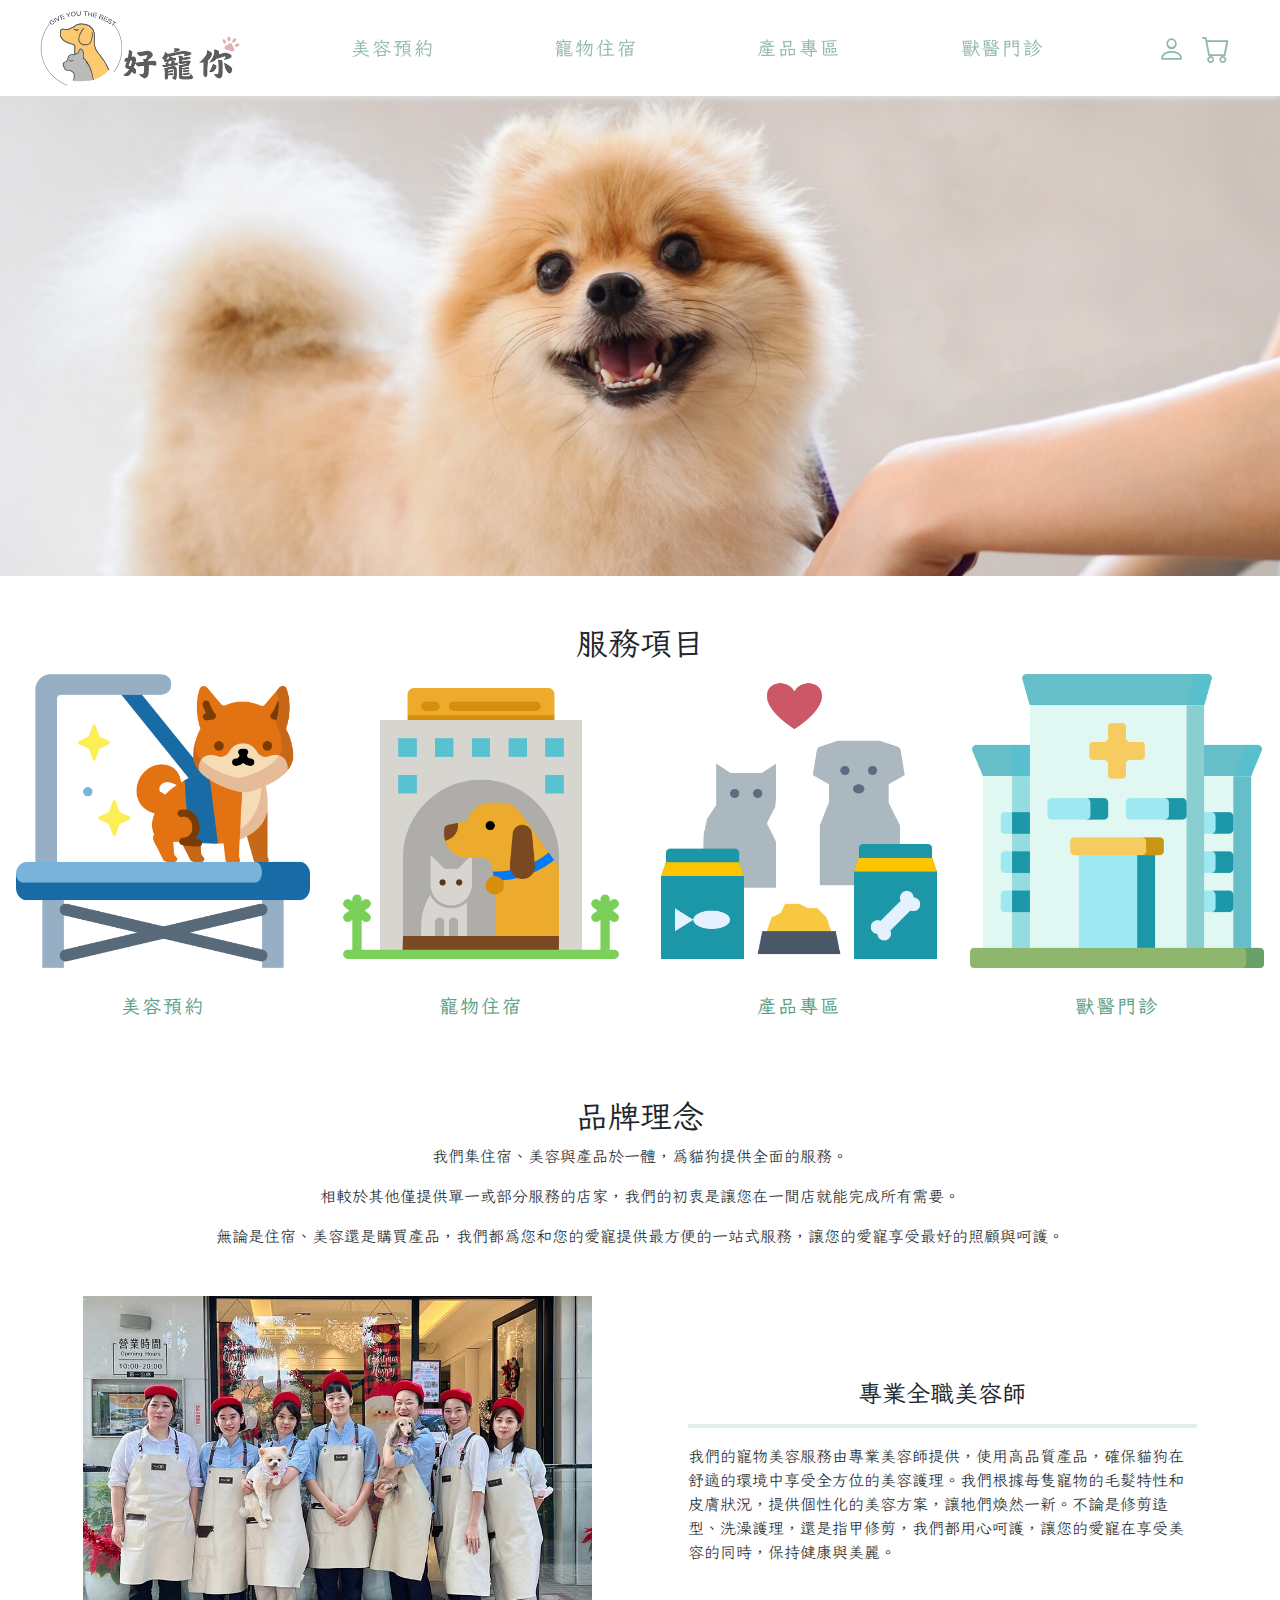
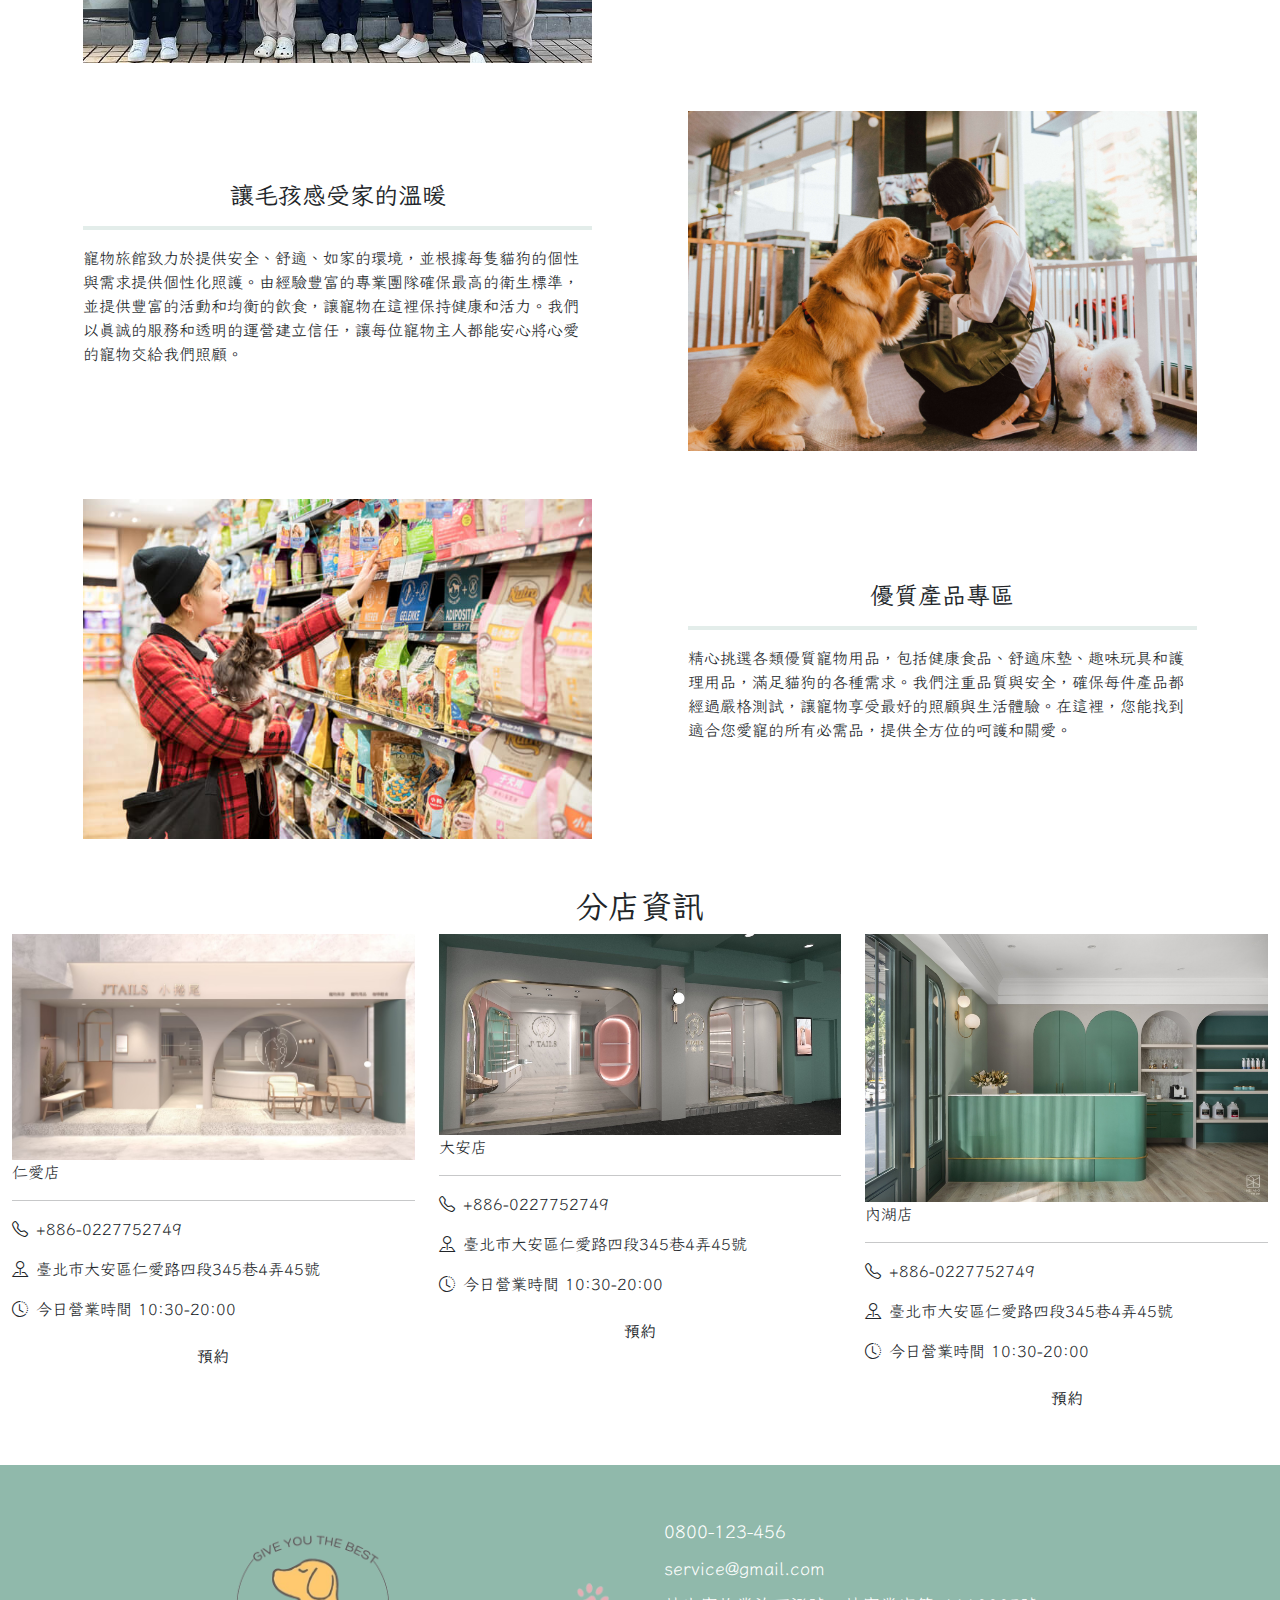
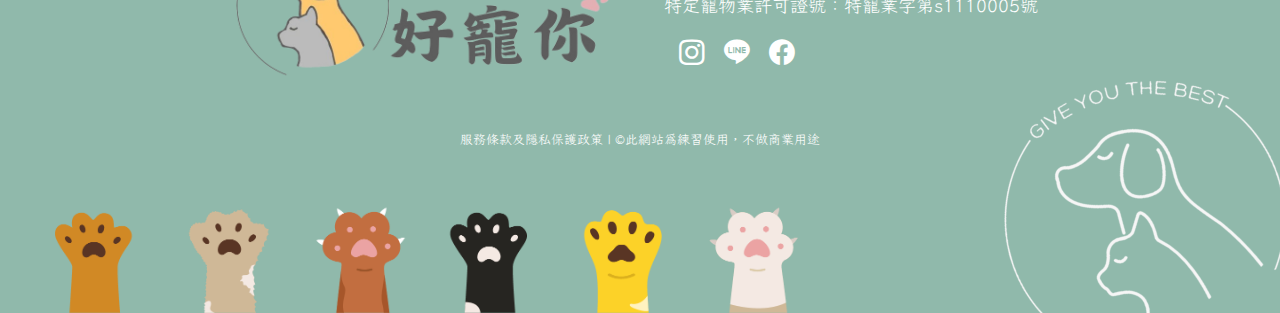
<file: happypet_front/00_index/index.html>
<!DOCTYPE html>
<html lang="zh">

<head>
    <meta charset="UTF-8">
    <meta name="viewport" content="width=device-width, initial-scale=1.0">
    <title> 好寵你 | 寵物全方位服務網站 </title>

    <link rel="stylesheet" href="../css/bootstrap.min.css">
    <link rel="stylesheet" href="../css/header_footer.css">
    <script src="../js/bootstrap.bundle.js"></script>
    <script src="../js/jquery-3.7.1.js"></script>


    <!-- 使用CDN引入bootstrap-icons -->
    <link rel="stylesheet" href="https://cdn.jsdelivr.net/npm/bootstrap-icons@1.11.3/font/bootstrap-icons.min.css">

    <!-- 字型字體 -->
    <link rel="preconnect" href="https://fonts.googleapis.com">
    <link rel="preconnect" href="https://fonts.gstatic.com" crossorigin>
    <link href="https://fonts.googleapis.com/css2?family=LXGW+WenKai+TC:wght@300;400;700&display=swap" rel="stylesheet">

</head>

<body>
    <!-- Header -->
    <!-- Header -->
    <!-- Header -->
    <!-- Header -->
    <!-- Header -->

    <header id="navbar" class="sticky-top ">
        <div class="member nav_icon">
            <a data-bs-toggle="modal" data-bs-target="#exampleModal" href="#"><i class="bi-person"></i></a>
            <a href="#"><i class="bi-cart"></i></a>
        </div>
        <div class="row align-items-center container-xl">
            <div class="text-center col-xxl-3 col-xl-3 col-lg-12 col-md-12 col-ms-12 col-12">
                <a class="" href="../00_index/index.html">
                    <img class="nav-logo m-2" src="../img/LOGO.png" alt="">
                </a>
            </div>
            <div class="col-xxl-9 col-xl-9 col-lg-12 col-md-12 col-ms-12 col-12">
                <ul class="nav justify-content-center text-center">
                    <li class="col-3 mt-3 mb-3">
                        <a class="p-2" href="#">美容預約</a>
                    </li>
                    <li class="col-3 mt-3 mb-3">
                        <a class="p-2" href="#">寵物住宿</a>
                    </li>
                    <li class="col-3 mt-3 mb-3">
                        <a class="p-2" href="#">產品專區</a>
                    </li>
                    <li class="col-3 mt-3 mb-3">
                        <a class="p-2" href="#">獸醫門診</a>
                    </li>
                </ul>
            </div>
        </div>
    </header>
    <!-- 會員登入Modal -->
    <div class="modal fade" id="exampleModal" tabindex="-1" aria-labelledby="exampleModalLabel" aria-hidden="true">
        <div class="modal-dialog modal-dialog-centered">
            <div class="modal-content">
                <div class="modal-header">
                    <h5 class="modal-title" id="exampleModalLabel">會員登入</h5>
                    <button type="button" class="btn-close" data-bs-dismiss="modal" aria-label="Close"></button>
                </div>
                <div class="modal-body">
                    <form id="formLoginCustomer" class="row g-3" novalidate>
                        <div class="col-md-12">
                            <label for="" class="form-label">電子信箱 / e-mail :</label>
                            <input name="login_email" type="email" class="form-control" required>
                            <div class="invalid-feedback">
                                請輸入正確格式
                            </div>
                        </div>
                        <div class="col-md-12">
                            <label for="" class="form-label">密碼 / password :</label>
                            <input name="login_password" type="password" class="form-control" required minlength="8"
                                maxlength="16" pattern="^(?=.*\d)(?=.*[a-z])(?=.*[A-Z])(?=.*[\W_]).{8,16}$">
                            <div class="invalid-feedback">
                                請輸入8~16個字元且包含數字、英文字母大小寫及特殊符號的密碼
                            </div>
                        </div>
                        <div class="col-12">
                            <button class="btn btn-secondary" type="reset">取消</button>
                            <button class="btn btn-success" type="submit" id="btnLoginCustomer">登入</button>
                        </div>
                    </form>
                    <!-- <form>
                      <div class="mb-3">
                          <label for="recipient-name1" class="col-form-label">電子信箱 / e-mail :</label>
                          <input type="email" class="form-control" id="recipient-name1">
                      </div>
                      <div class="mb-3">
                          <label for="recipient-name2" class="col-form-label">密碼 / password :</label>
                          <input type="password" class="form-control" id="recipient-name2">
                      </div>
                  </form> -->
                </div>
                <div class="modal-footer">
                    <p><a href="#">忘記密碼?</a>&ensp;或&ensp;<a
                            href="../10_member/member_register.html">註冊會員</a>&emsp;&emsp;&emsp;&emsp;&emsp;&emsp;&emsp;&emsp;&emsp;&emsp;
                    </p>
                    <!-- <button type="button" class="btn btn-secondary" data-bs-dismiss="modal">離開</button>
                  <button type="button" class="btn btn-success">登入</button> -->
                </div>
            </div>
        </div>
    </div>
    <!-- 會員登入Modal end-->

    <!-- Header end -->
    <!-- Header end -->
    <!-- Header end -->
    <!-- Header end -->
    <!-- Header end -->

    <div class="carousel">
        <img class="img-fluid" src="../img/00_index/banner01.jpg" alt="">
    </div>

    <!--------------- 服務項目 ---------------->
    <div class="container-sm mt-5 m-auto ">
        <h2 class="text-center">服務項目</h2>
        <div class="service_items_container">
            <div class="service_item p-1">
                <a href="../20_beauty/">
                    <img class="img-fluid" src="../img/00_index/pet-salon-2.png" alt="美容預約">
                    <p class="py-4">美容預約</p>
                </a>
            </div>
            <div class="service_item p-1">
                <a href="">
                    <img class="img-fluid" src="../img/00_index/pet-hotel-3.png" alt="寵物住宿">
                    <p class="py-4">寵物住宿</p>
                </a>
            </div>
            <div class="service_item p-1">
                <a href="">
                    <img class="img-fluid" src="../img/00_index/pet-food.png" alt="產品專區">
                    <p class="py-4">產品專區</p>
                </a>
            </div>
            <div class="service_item p-1">
                <a href="">
                    <img class="img-fluid" src="../img/00_index/hospital.png" alt="獸醫門診">
                    <p class="py-4">獸醫門診</p>
                </a>
            </div>
        </div>
    </div>

    <!--------------- 品牌理念 ---------------->
    <div class="container-sm mt-5  m-auto ">
        <h2 class="text-center">品牌理念</h2>
        <div class="about_us text-center">
            <p>我們集住宿、美容與產品於一體，為貓狗提供全面的服務。</p>
            <p>相較於其他僅提供單一或部分服務的店家，我們的初衷是讓您在一間店就能完成所有需要。</p>
            <p>無論是住宿、美容還是購買產品，我們都為您和您的愛寵提供最方便的一站式服務，讓您的愛寵享受最好的照顧與呵護。</p>
        </div>
        <div class="my-5">
            <div class="row d-flex align-items-center justify-content-lg-evenly justify-content-sm-center1">
                <img class="col-lg-5 col-md-6 col-sm-12" src="../img/00_index/01.jpg" alt="">
                <div class="col-lg-5 col-md-6 col-sm-12">
                    <h4 class="text-center">專業全職美容師</h4>
                    <hr style="border: #90b9ab 2px solid;">
                    <p>我們的寵物美容服務由專業美容師提供，使用高品質產品，確保貓狗在舒適的環境中享受全方位的美容護理。我們根據每隻寵物的毛髮特性和皮膚狀況，提供個性化的美容方案，讓牠們煥然一新。不論是修剪造型、洗澡護理，還是指甲修剪，我們都用心呵護，讓您的愛寵在享受美容的同時，保持健康與美麗。
                    </p>
                </div>
            </div>
        </div>
        <div class="my-5">
            <div class="row align-items-center justify-content-lg-evenly justify-content-sm-center1">
                <div class="order-md-1 order-sm-2 col-lg-5 col-md-6 col-sm-12">
                    <h4 class="text-center ">讓毛孩感受家的溫暖</h4>
                    <hr class="" style="border: #90b9ab 2px solid;">
                    <p class="">
                        寵物旅館致力於提供安全、舒適、如家的環境，並根據每隻貓狗的個性與需求提供個性化照護。由經驗豐富的專業團隊確保最高的衛生標準，並提供豐富的活動和均衡的飲食，讓寵物在這裡保持健康和活力。我們以真誠的服務和透明的運營建立信任，讓每位寵物主人都能安心將心愛的寵物交給我們照顧。
                    </p>
                </div>
                <img class="order-md-2 order-sm-1 col-lg-5 col-md-6 col-sm-12" src="../img/00_index/04.jpg" alt="">
            </div>
        </div>
        <div class="my-5">
            <div class="row align-items-center justify-content-lg-evenly justify-content-sm-center1">
                <img class="col-lg-5 col-md-6 col-sm-12" src="../img/00_index/07.jpg" alt="">
                <div class="col-lg-5 col-md-6 col-sm-12">
                    <h4 class="text-center">優質產品專區</h4>
                    <hr style="border: #90b9ab 2px solid;">
                    <p>精心挑選各類優質寵物用品，包括健康食品、舒適床墊、趣味玩具和護理用品，滿足貓狗的各種需求。我們注重品質與安全，確保每件產品都經過嚴格測試，讓寵物享受最好的照顧與生活體驗。在這裡，您能找到適合您愛寵的所有必需品，提供全方位的呵護和關愛。
                    </p>
                </div>
            </div>
        </div>
    </div>

    <!--------------- 分店資訊 ---------------->

    <div class=" container-sm m-auto ">
        <h2 class="text-center">分店資訊</h2>
        <div class="row justify-content-between ">
            <div class="store col-lg-4 col-md-6 col-sm-12 ">
                <!-- <div class="store col-lg-4  "> -->
                <div class="store_img m-auto">
                    <img class="img-fluid" src="../img/00_index/store/store01.jpg" alt="">
                </div>
                <p>仁愛店</p>
                <hr>
                <p><i class="bi bi-telephone pe-2"></i>+886-0227752749</p>
                <p><i class="bi bi-pin-map pe-2"></i>臺北市大安區仁愛路四段345巷4弄45號</p>
                <p><i class="bi bi-clock-history pe-2"></i>今日營業時間 10:30-20:00</p>
                <button class="btn reserve_btn w-100 mb-5">預約</button>
            </div>
            <div class="store col-lg-4 col-md-6 col-sm-12">
                <!-- <div class="store col-lg-4  "> -->
                <div class="store_img ">
                    <img class="img-fluid" src="../img/00_index/store/store02.jpg" alt="">
                </div>
                <p>大安店</p>
                <hr>
                <p><i class="bi bi-telephone pe-2"></i>+886-0227752749</p>
                <p><i class="bi bi-pin-map pe-2"></i>臺北市大安區仁愛路四段345巷4弄45號</p>
                <p><i class="bi bi-clock-history pe-2"></i>今日營業時間 10:30-20:00</p>
                <button class="btn reserve_btn w-100 mb-5">預約</button>
            </div>
            <div class="store col-lg-4 col-md-6 col-sm-12">
                <!-- <div class="store col-lg-4  "> -->
                <div class="store_img ">
                    <img class="img-fluid" src="../img/00_index/store/store03.jpg" alt="">
                </div>
                <p>內湖店</p>
                <hr>
                <p><i class="bi bi-telephone pe-2"></i>+886-0227752749</p>
                <p><i class="bi bi-pin-map pe-2"></i>臺北市大安區仁愛路四段345巷4弄45號</p>
                <p><i class="bi bi-clock-history pe-2"></i>今日營業時間 10:30-20:00</p>
                <button class="btn reserve_btn w-100 mb-5">預約</button>
            </div>
        </div>
    </div>

    <!--------------- footer ---------------->
    <!--------------- footer ---------------->
    <!--------------- footer ---------------->
    <!--------------- footer ---------------->
    <!--------------- footer ---------------->
    <footer>
        <div class="row text-center justify-content-center mt-4 align-items-center">
            <!-- <div class="container-md 
          container-fluid 
          justify-content-md-evenly 
          justify-content-center 
          align-items-center 
          "> -->
            <a href="#" class="col-xl-4 col-lg-5 col-md-10 col-10 p-2">
                <img class="logo" src="../img/LOGO.png" alt="" />
            </a>

            <ul class="footer_contact col-xl-4 col-lg-5 col-md-10 col-10 text-lg-start text-center p-4">
                <li>0800-123-456</li>
                <li>service@gmail.com</li>
                <li>特定寵物業許可證號：特寵業字第s1110005號</li>

                <div class="footer_icon">
                    <span class=""><a href=""><i class="bi bi-instagram"></i></a></span>
                    <span class=""><a href=""><i class="bi bi-line"></i></a></span>
                    <span class=""><a href=""><i class="bi bi-facebook"></i></a></span>
                </div>
            </ul>
            <p class="copyright text-center mt-2">
                <a href="#">服務條款及隱私保護政策 | </a>&copy;此網站為練習使用，不做商業用途
            </p>
        </div>

        <div class="d-flex">
            <img class="footer_img col-12 col-sm-12 col-md-8 col-xl-8 col-xxl-8" src="../img/00_index/資產-40.png"
                alt="" />
            <img class="footer_stamp" src="../img/00_index/transparent01.png" alt="" />
        </div>
    </footer>
    <!--------------- footer end---------------->
    <!--------------- footer end---------------->
    <!--------------- footer end---------------->
    <!--------------- footer end---------------->
    <!--------------- footer end---------------->
    <!-- 引用登入功能的後端JS檔 -->
    <script src="../js/member_login.js"></script>

</body>

</html>
</file>
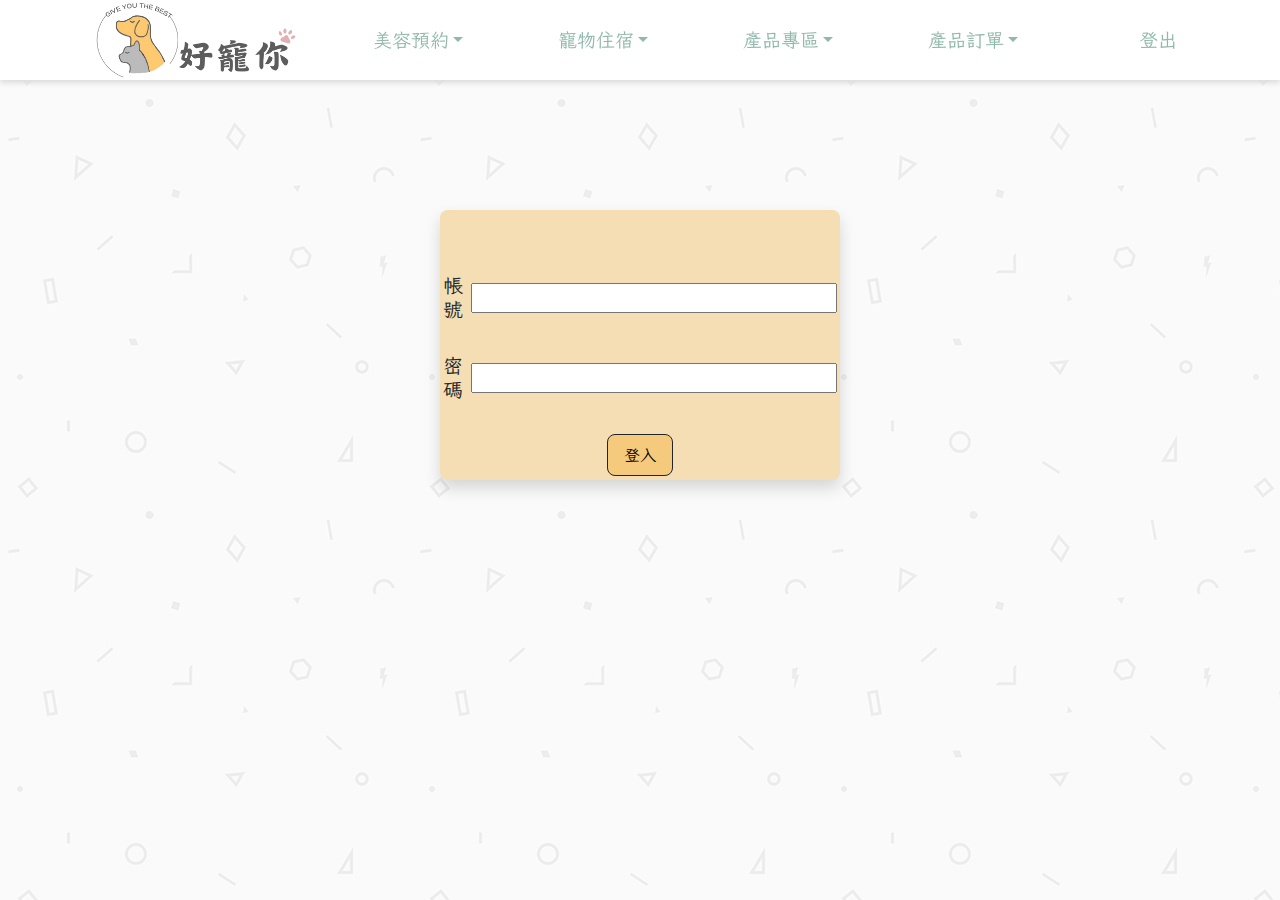
<file: happypet_front/00_index/backindex.html>
<!DOCTYPE html>
<html lang="en">

<head>
    <meta charset="UTF-8">
    <meta name="viewport" content="width=device-width, initial-scale=1.0">
    <title>好寵你 | 後台首頁</title>

    <link rel="stylesheet" href="../css/bootstrap.min.css">
    <link rel="stylesheet" href="../css/back_header_footer.css">
    <script src="../js/bootstrap.bundle.js"></script>

    <!-- 使用CDN引入bootstrap-icons -->
    <link rel="stylesheet" href="https://cdn.jsdelivr.net/npm/bootstrap-icons@1.11.3/font/bootstrap-icons.min.css">

    <!-- 字型字體 -->
    <link rel="preconnect" href="https://fonts.googleapis.com">
    <link rel="preconnect" href="https://fonts.gstatic.com" crossorigin>
    <link href="https://fonts.googleapis.com/css2?family=LXGW+WenKai+TC:wght@300;400;700&display=swap" rel="stylesheet">


</head>

<body>
    <!-- Header -->
    <!-- Header -->
    <!-- Header -->
    <!-- Header -->
    <!-- Header -->
    <header class="w-100">
        <div class="row m-0 px-md-5 text-center justify-content-lg-between justify-content-center align-items-center">
            <a href="" class="col-lg-3 col-8"><img class="img-fluid logo" src="../img/LOGO.png" alt=""></a>
            <ul class="nav col-lg-9 p-0 d-flex justify-content-lg-between justify-content-center">
                <li class="col-lg-2 col-3 dropdown">
                    <a href="" data-toggle="dropdown" class="dropdown-toggle" role="button" id="beauty"
                        data-bs-toggle="dropdown" aria-expanded="false">美容預約</a>
                    <ul class="dropdown-menu" aria-labelledby="beauty">
                        <li><a href="" class="dropdown-item">美容預約表</a></li>
                    </ul>
                </li>
                <li class="col-lg-2 col-3 dropdown">
                    <a href="" data-toggle="dropdown" class="dropdown-toggle" role="button" id="beauty"
                        data-bs-toggle="dropdown" aria-expanded="false">寵物住宿</a>
                    <ul class="dropdown-menu" aria-labelledby="beauty">
                        <li><a href="" class="dropdown-item">旅館訂單</a></li>
                        <li><a href="" class="dropdown-item">當日住宿</a></li>
                    </ul>
                </li>
                <li class="col-lg-2 col-3 dropdown">
                    <a href="" data-toggle="dropdown" class="dropdown-toggle" role="button" id="beauty"
                        data-bs-toggle="dropdown" aria-expanded="false">產品專區</a>
                    <ul class="dropdown-menu" aria-labelledby="beauty">
                        <li><a href="" class="dropdown-item">產品主要內容</a></li>
                        <li><a href="" class="dropdown-item">產品詳細資訊</a></li>
                        <li><a href="" class="dropdown-item">產品入庫</a></li>
                        <li><a href="" class="dropdown-item">上架中產品</a></li>
                        <li><a href="" class="dropdown-item">未上架產品</a></li>
                    </ul>
                </li>
                <li class="col-lg-2 col-3 dropdown">
                    <a href="" data-toggle="dropdown" class="dropdown-toggle" role="button" id="beauty"
                        data-bs-toggle="dropdown" aria-expanded="false">產品訂單</a>
                    <ul class="dropdown-menu" aria-labelledby="beauty">
                        <li><a href="" class="dropdown-item">美容預約表</a></li>
                    </ul>
                </li>
                <div class="nav_icon col-lg-2 ">
                    <a href="">登出</a>
                </div>
            </ul>
        </div>
    </header>

    <main>
        <div class="container position-relative">
            <form class="container loginbox position-absolute start-50 translate-middle-x shadow rounded-3">
                <div class="d-flex justify-content-center p-3 mt-5 align-items-center">
                    <h5 class="me-2 mb-0">帳號</h5><input type="text">
                </div>
                <div class="d-flex justify-content-center p-3 align-items-center">
                    <h5 class="me-2 mb-0">密碼 </h5><input type="text">
                </div>
                <div class="d-flex justify-content-center p-3 fw-bold">
                    <button class="px-3 py-2 border border-1 border-dark loginbtn rounded-3">登入</button>
                </div>
            </form>
        </div>
    </main>





</body>

</html>
</file>
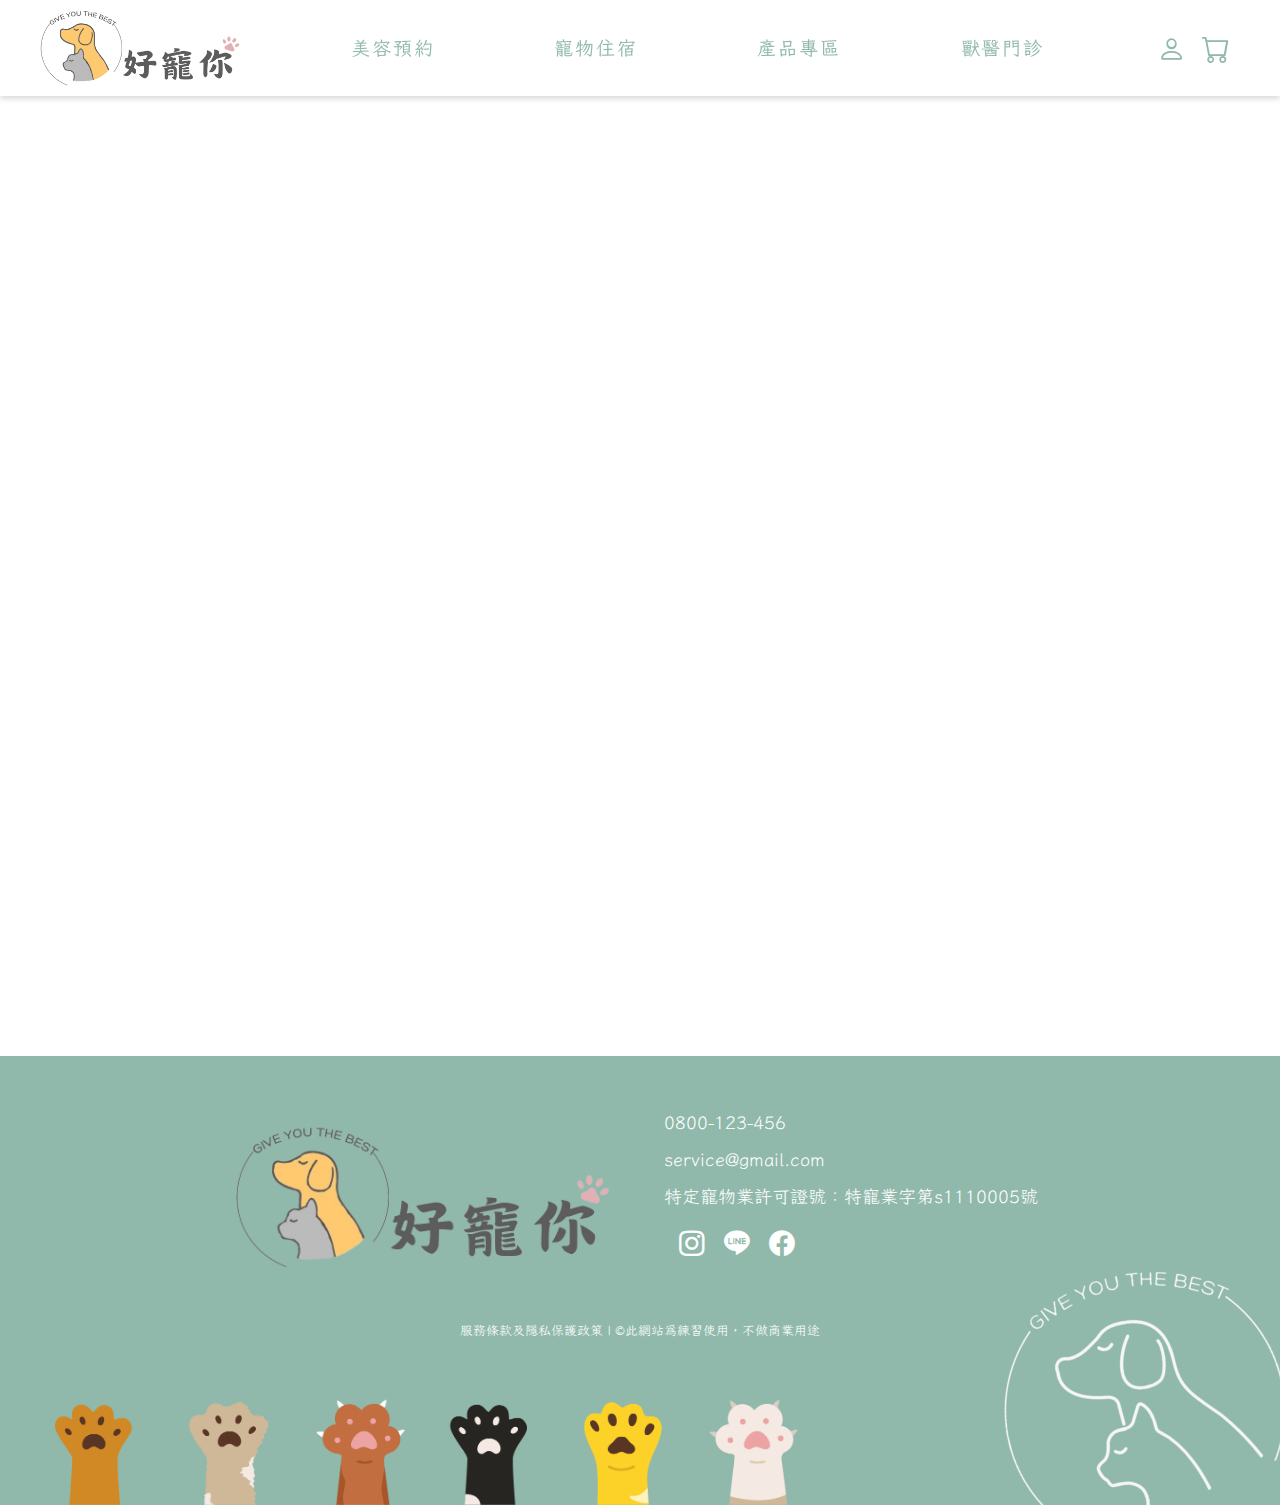
<file: happypet_front/00_index/header_footer_.html>
<!DOCTYPE html>
<html lang="zh">

<head>
  <meta charset="UTF-8" />
  <meta name="viewport" content="width=device-width, initial-scale=1.0" />
  <title>好寵你 | 寵物全方位服務網站</title>

  <link rel="stylesheet" href="../css/bootstrap.min.css" />
  <link rel="stylesheet" href="../css/header_footer.css" />
  <script src="../js/bootstrap.bundle.js"></script>
  <script src="../js/jquery-3.7.1.js"></script>


  <!-- 使用CDN引入bootstrap-icons -->
  <link rel="stylesheet" href="https://cdn.jsdelivr.net/npm/bootstrap-icons@1.11.3/font/bootstrap-icons.min.css" />

  <!-- 字型字體 -->
  <link rel="preconnect" href="https://fonts.googleapis.com" />
  <link rel="preconnect" href="https://fonts.gstatic.com" crossorigin />
  <link href="https://fonts.googleapis.com/css2?family=LXGW+WenKai+TC:wght@300;400;700&display=swap" rel="stylesheet" />
</head>

<body>
    <!-- Header -->
    <!-- Header -->
    <!-- Header -->
    <!-- Header -->
    <!-- Header -->

    <header id="navbar" class="sticky-top ">
      <div class="member nav_icon">
          <a data-bs-toggle="modal" data-bs-target="#exampleModal" href="#"><i class="bi-person"></i></a>
          <a href="#"><i class="bi-cart"></i></a>
      </div>
      <div class="row align-items-center container-xl">
          <div class="text-center col-xxl-3 col-xl-3 col-lg-12 col-md-12 col-ms-12 col-12">
              <a class="" href="../00_index/index.html">
                  <img class="nav-logo m-2" src="../img/LOGO.png" alt="">
              </a>
          </div>
          <div class="col-xxl-9 col-xl-9 col-lg-12 col-md-12 col-ms-12 col-12">
              <ul class="nav justify-content-center text-center">
                  <li class="col-3 mt-3 mb-3">
                      <a class="p-2" href="#">美容預約</a>
                  </li>
                  <li class="col-3 mt-3 mb-3">
                      <a class="p-2" href="#">寵物住宿</a>
                  </li>
                  <li class="col-3 mt-3 mb-3">
                      <a class="p-2" href="#">產品專區</a>
                  </li>
                  <li class="col-3 mt-3 mb-3">
                      <a class="p-2" href="#">獸醫門診</a>
                  </li>
              </ul>
          </div>
      </div>
  </header>
  <!-- 會員登入Modal -->
  <div class="modal fade" id="exampleModal" tabindex="-1" aria-labelledby="exampleModalLabel" aria-hidden="true">
      <div class="modal-dialog modal-dialog-centered">
          <div class="modal-content">
              <div class="modal-header">
                  <h5 class="modal-title" id="exampleModalLabel">會員登入</h5>
                  <button type="button" class="btn-close" data-bs-dismiss="modal" aria-label="Close"></button>
              </div>
              <div class="modal-body">
                  <form id="formLoginCustomer" class="row g-3" novalidate>
                      <div class="col-md-12">
                          <label for="" class="form-label">電子信箱 / e-mail :</label>
                          <input name="login_email" type="email" class="form-control" required>
                          <div class="invalid-feedback">
                              請輸入正確格式
                          </div>
                      </div>
                      <div class="col-md-12">
                          <label for="" class="form-label">密碼 / password :</label>
                          <input name="login_password" type="password" class="form-control" required minlength="8"
                              maxlength="16" pattern="^(?=.*\d)(?=.*[a-z])(?=.*[A-Z])(?=.*[\W_]).{8,16}$">
                          <div class="invalid-feedback">
                              請輸入8~16個字元且包含數字、英文字母大小寫及特殊符號的密碼
                          </div>
                      </div>
                      <div class="col-12">
                          <button class="btn btn-secondary" type="reset">取消</button>
                          <button class="btn btn-success" type="submit" id="btnLoginCustomer">登入</button>
                      </div>
                  </form>
                  <!-- <form>
                    <div class="mb-3">
                        <label for="recipient-name1" class="col-form-label">電子信箱 / e-mail :</label>
                        <input type="email" class="form-control" id="recipient-name1">
                    </div>
                    <div class="mb-3">
                        <label for="recipient-name2" class="col-form-label">密碼 / password :</label>
                        <input type="password" class="form-control" id="recipient-name2">
                    </div>
                </form> -->
              </div>
              <div class="modal-footer">
                  <p><a href="#">忘記密碼?</a>&ensp;或&ensp;<a
                          href="../10_member/member_register.html">註冊會員</a>&emsp;&emsp;&emsp;&emsp;&emsp;&emsp;&emsp;&emsp;&emsp;&emsp;
                  </p>
                  <!-- <button type="button" class="btn btn-secondary" data-bs-dismiss="modal">離開</button>
                <button type="button" class="btn btn-success">登入</button> -->
              </div>
          </div>
      </div>
  </div>
  <!-- 會員登入Modal end-->

  <!-- Header end -->
  <!-- Header end -->
  <!-- Header end -->
  <!-- Header end -->
  <!-- Header end -->
   
  <br /><br /><br /><br /><br /><br /><br /><br /><br /><br /><br /><br /><br /><br /><br /><br /><br /><br /><br /><br />
  <br /><br /><br /><br /><br /><br /><br /><br /><br /><br /><br /><br /><br /><br /><br /><br /><br /><br /><br /><br />

  <!--------------- footer ---------------->
  <!--------------- footer ---------------->
  <!--------------- footer ---------------->
  <!--------------- footer ---------------->
  <!--------------- footer ---------------->
  <footer>
    <div class="row text-center justify-content-center mt-4 align-items-center">
      <!-- <div class="container-md 
        container-fluid 
        justify-content-md-evenly 
        justify-content-center 
        align-items-center 
        "> -->
      <a href="#" class="col-xl-4 col-lg-5 col-md-10 col-10 p-2">
        <img class="logo" src="../img/LOGO.png" alt="" />
      </a>

      <ul class="footer_contact col-xl-4 col-lg-5 col-md-10 col-10 text-lg-start text-center p-4">
        <li>0800-123-456</li>
        <li>service@gmail.com</li>
        <li>特定寵物業許可證號：特寵業字第s1110005號</li>

        <div class="footer_icon">
          <span class=""><a href=""><i class="bi bi-instagram"></i></a></span>
          <span class=""><a href=""><i class="bi bi-line"></i></a></span>
          <span class=""><a href=""><i class="bi bi-facebook"></i></a></span>
        </div>
      </ul>
      <p class="copyright text-center mt-2">
        <a href="#">服務條款及隱私保護政策 | </a>&copy;此網站為練習使用，不做商業用途
      </p>
    </div>

    <div class="d-flex">
      <img class="footer_img col-12 col-sm-12 col-md-8 col-xl-8 col-xxl-8" src="../img/00_index/資產-40.png" alt="" />
      <img class="footer_stamp" src="../img/00_index/transparent01.png" alt="" />
    </div>
  </footer>
  <!--------------- footer end---------------->
  <!--------------- footer end---------------->
  <!--------------- footer end---------------->
  <!--------------- footer end---------------->
  <!--------------- footer end---------------->

  <!-- 登入表單提交前端驗證JS -->
  <script>
    (function () {
      'use strict'
      var forms = document.getElementById('formLoginCustomer')
      Array.prototype.slice.call(forms)
        .forEach(function (form) {
          form.addEventListener('submit', function (event) {

            if (!form.checkValidity()) {
              event.preventDefault()
              event.stopPropagation()
            }

            form.classList.add('was-validated')
          }, false)
        })
    })()
  </script>

  <!-- 引用登入功能的後端JS檔 -->
  <script src="../js/member_login.js"></script>

</body>

</html>
</file>
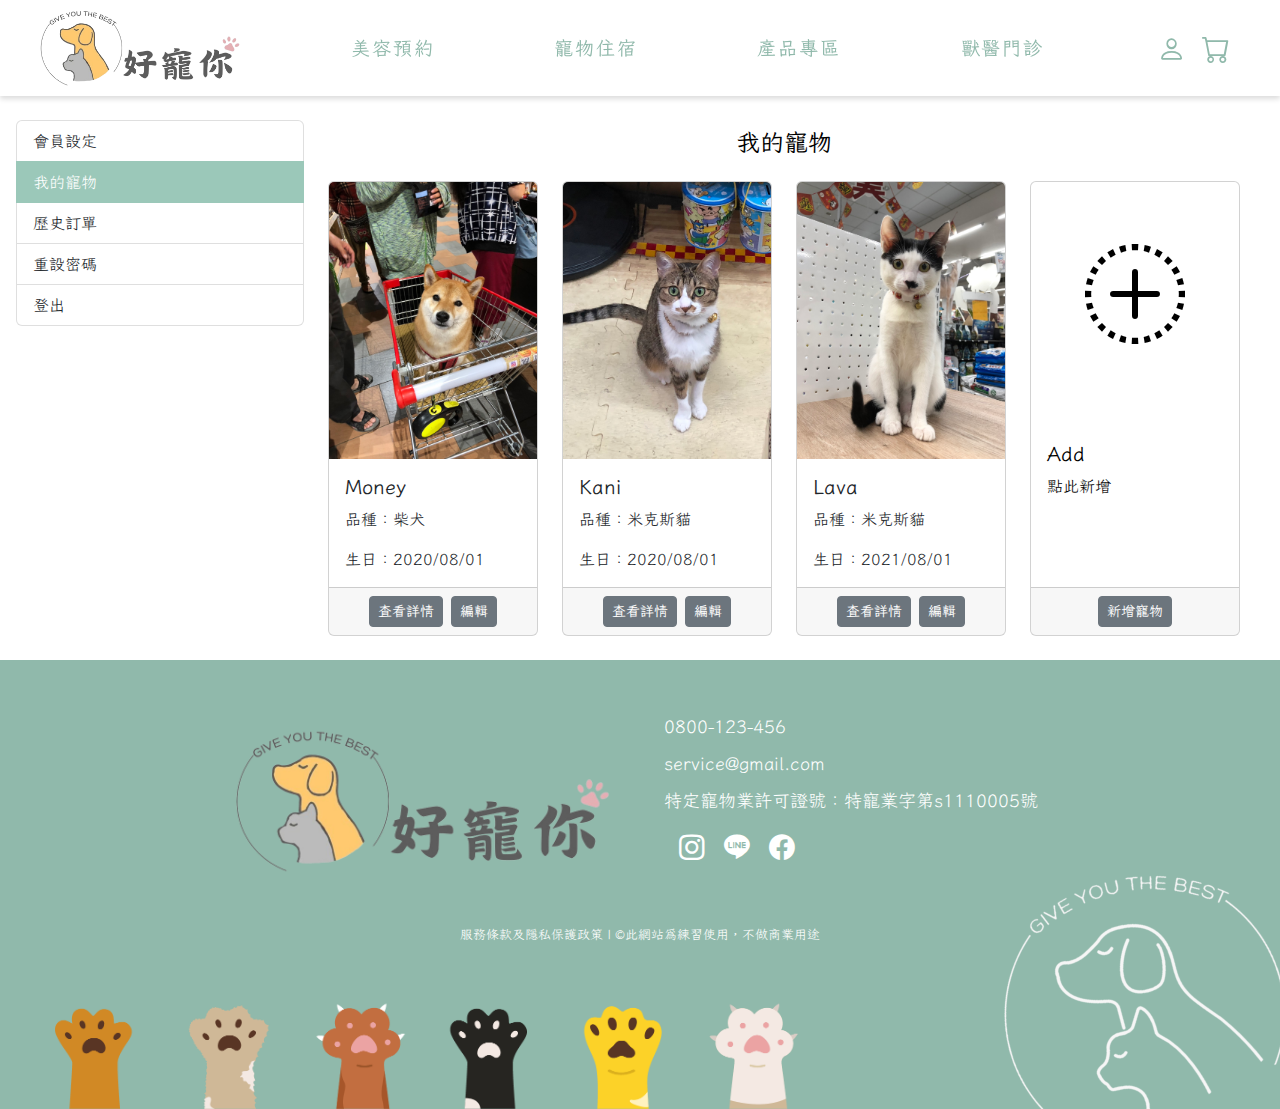
<file: happypet_front/10_member/(tmp)member_center.html>
<!DOCTYPE html>
<html lang="zh">

<head>
    <meta charset="UTF-8">
    <meta name="viewport" content="width=device-width, initial-scale=1.0">
    <title> 好寵你 | 寵物全方位服務網站 </title>

    <link rel="stylesheet" href="../css/bootstrap.min.css">
    <link rel="stylesheet" href="../css/header_footer.css">
    <link rel="stylesheet" href="../css/member_center.css">
    <script src="../js/bootstrap.bundle.js"></script>

    <!-- 使用CDN引入bootstrap-icons -->
    <link rel="stylesheet" href="https://cdn.jsdelivr.net/npm/bootstrap-icons@1.11.3/font/bootstrap-icons.min.css">

    <!-- 字型字體 -->
    <link rel="preconnect" href="https://fonts.googleapis.com">
    <link rel="preconnect" href="https://fonts.gstatic.com" crossorigin>
    <link href="https://fonts.googleapis.com/css2?family=LXGW+WenKai+TC:wght@300;400;700&display=swap" rel="stylesheet">

</head>

<body>
    <!-- Header -->
    <!-- Header -->
    <!-- Header -->
    <!-- Header -->
    <!-- Header -->

    <header id="navbar" class="sticky-top ">
        <div class="member nav_icon">
            <a data-bs-toggle="modal" data-bs-target="#exampleModal" href="#"><i class="bi-person"></i></a>
            <a href="#"><i class="bi-cart"></i></a>
        </div>
        <div class="row align-items-center container-xl">
            <div class="text-center col-xxl-3 col-xl-3 col-lg-12 col-md-12 col-ms-12 col-12">
                <a class="" href="../00_index/index.html">
                    <img class="nav-logo m-2" src="../img/LOGO.png" alt="">
                </a>
            </div>
            <div class="col-xxl-9 col-xl-9 col-lg-12 col-md-12 col-ms-12 col-12">
                <ul class="nav justify-content-center text-center">
                    <li class="col-3 mt-3 mb-3">
                        <a class="p-2" href="#">美容預約</a>
                    </li>
                    <li class="col-3 mt-3 mb-3">
                        <a class="p-2" href="#">寵物住宿</a>
                    </li>
                    <li class="col-3 mt-3 mb-3">
                        <a class="p-2" href="#">產品專區</a>
                    </li>
                    <li class="col-3 mt-3 mb-3">
                        <a class="p-2" href="#">獸醫門診</a>
                    </li>
                </ul>
            </div>
        </div>
    </header>
    <!-- 會員登入Modal -->
    <div class="modal fade" id="exampleModal" tabindex="-1" aria-labelledby="exampleModalLabel" aria-hidden="true">
        <div class="modal-dialog modal-dialog-centered">
            <div class="modal-content">
                <div class="modal-header">
                    <h5 class="modal-title" id="exampleModalLabel">會員登入</h5>
                    <button type="button" class="btn-close" data-bs-dismiss="modal" aria-label="Close"></button>
                </div>
                <div class="modal-body">
                    <form id="formLoginCustomer" class="row g-3" novalidate>
                        <div class="col-md-12">
                            <label for="" class="form-label">電子信箱 / e-mail :</label>
                            <input name="login_email" type="email" class="form-control" required>
                            <div class="invalid-feedback">
                                請輸入正確格式
                            </div>
                        </div>
                        <div class="col-md-12">
                            <label for="" class="form-label">密碼 / password :</label>
                            <input name="login_password" type="password" class="form-control" required minlength="8"
                                maxlength="16" pattern="^(?=.*\d)(?=.*[a-z])(?=.*[A-Z])(?=.*[\W_]).{8,16}$">
                            <div class="invalid-feedback">
                                請輸入8~16個字元且包含數字、英文字母大小寫及特殊符號的密碼
                            </div>
                        </div>
                        <div class="col-12">
                            <button class="btn btn-secondary" type="reset">取消</button>
                            <button class="btn btn-success" type="submit" id="btnLoginCustomer">登入</button>
                        </div>
                    </form>
                    <!-- <form>
                      <div class="mb-3">
                          <label for="recipient-name1" class="col-form-label">電子信箱 / e-mail :</label>
                          <input type="email" class="form-control" id="recipient-name1">
                      </div>
                      <div class="mb-3">
                          <label for="recipient-name2" class="col-form-label">密碼 / password :</label>
                          <input type="password" class="form-control" id="recipient-name2">
                      </div>
                  </form> -->
                </div>
                <div class="modal-footer">
                    <p><a href="#">忘記密碼?</a>&ensp;或&ensp;<a
                            href="../10_member/member_register.html">註冊會員</a>&emsp;&emsp;&emsp;&emsp;&emsp;&emsp;&emsp;&emsp;&emsp;&emsp;
                    </p>
                    <!-- <button type="button" class="btn btn-secondary" data-bs-dismiss="modal">離開</button>
                  <button type="button" class="btn btn-success">登入</button> -->
                </div>
            </div>
        </div>
    </div>
    <!-- 會員登入Modal end-->

    <!-- Header end -->
    <!-- Header end -->
    <!-- Header end -->
    <!-- Header end -->
    <!-- Header end -->

    <!-- 側邊欄 -->
    <div class="row mt-4 mb-4 px-3 container-fluid">
        <div class="col-4 col-md-3">
            <div class="list-group" id="list-tab" role="tablist">
                <a class="list-group-item list-group-item-action" id="member-edit-list" data-bs-toggle="list"
                    href="#member-edit" role="tab" aria-controls="member-edit">會員設定</a>
                <a class="list-group-item list-group-item-action active" id="member-pets-list" data-bs-toggle="list"
                    href="#member-pets" role="tab" aria-controls="member-pets">我的寵物</a>
                <a class="list-group-item list-group-item-action" id="member-record-list" data-bs-toggle="list"
                    href="#member-record" role="tab" aria-controls="member-record">歷史訂單</a>
                <a class="list-group-item list-group-item-action" id="member-password-reset-list" data-bs-toggle="list"
                    href="#member-password-reset" role="tab" aria-controls="member-password-reset">重設密碼</a>
                <a class="list-group-item list-group-item-action" id="member-logout-list" data-bs-toggle="list"
                    href="#member-logout" role="tab" aria-controls="member-logout">登出</a>
            </div>
        </div>
        <div class="col-8 col-md-9">
            <div class="tab-content" id="nav-tabContent">
                <div class="container-fluid tab-pane fade" id="member-edit" role="tabpanel"
                    aria-labelledby="member-edit-list">
                    <h4 class="member-center-title mt-2 mb-4">會員設定</h4>
                    <form>
                        <div class="mb-1">
                            <label for="recipient-name" class="col-form-label">姓名：</label>
                            <input type="text" class="form-control" value="王大明">
                        </div>
                        <div class="mb-1">
                            <label for="recipient-name" class="col-form-label">性別</label>
                            <div class="form-check form-check-inline">
                                <input class="form-check-input" type="radio" name="flexRadioDefault"
                                    id="flexRadioDefault1">
                                <label class="form-check-label" for="flexRadioDefault1">
                                    男
                                </label>
                            </div>
                            <div class="form-check form-check-inline">
                                <input class="form-check-input" type="radio" name="flexRadioDefault"
                                    id="flexRadioDefault2" checked>
                                <label class="form-check-label" for="flexRadioDefault2">
                                    女
                                </label>
                            </div>
                            <div class="form-check form-check-inline">
                                <input class="form-check-input" type="radio" name="flexRadioDefault"
                                    id="flexRadioDefault2" checked>
                                <label class="form-check-label" for="flexRadioDefault2">
                                    其他
                                </label>
                            </div>
                        </div>
                        <div class="mb-1">
                            <label for="recipient-name" class="col-form-label">電子信箱</label>
                            <input type="email" class="form-control" value="gn20030523@gmail.com">
                        </div>
                        <div class="mb-1">
                            <label for="recipient-name" class="col-form-label">行動電話</label>
                            <input type="tel" class="form-control" id="phone1" value="0900-123456">
                        </div>
                        <div class="mb-1">
                            <label for="recipient-name" class="col-form-label">其他連絡電話</label>
                            <input type="tel" class="form-control" id="phone2">
                        </div>
                        <div class="mb-1">
                            <label for="recipient-name" class="col-form-label">地址</label>
                            <input type="text" class="form-control" id="adress">
                        </div>
                    </form>
                    <div class="container mt-5 d-flex justify-content-center">
                        <button type="button" class="btn btn-success">確定修改</button>
                    </div>
                </div>
                <div class="tab-pane fade show active" id="member-pets" role="tabpanel"
                    aria-labelledby="member-pets-list">
                    <h4 class="member-center-title mt-2 mb-4">我的寵物</h4>
                    <div class="row row-cols-1 row-cols-md-4 g-4">
                        <div class="col">
                            <div class="card h-100">
                                <img src="../img/10_member/pet-money.jpg" class="card-img-top" alt="...">
                                <div class="card-body">
                                    <h5 class="card-title">Money</h5>
                                    <p class="card-text">品種：柴犬</p>
                                    <p class="card-text">生日：2020/08/01</p>
                                </div>
                                <div class="card-footer d-flex justify-content-center gap-2">
                                    <button class="btn btn-secondary btn-sm">查看詳情</button>
                                    <button class="btn btn-secondary btn-sm">編輯</button>
                                </div>
                            </div>
                        </div>
                        <div class="col">
                            <div class="card h-100">
                                <img src="../img/10_member/pet-kani.jpg" class="card-img-top" alt="...">
                                <div class="card-body">
                                    <h5 class="card-title">Kani</h5>
                                    <p class="card-text">品種：米克斯貓</p>
                                    <p class="card-text">生日：2020/08/01</p>

                                </div>

                                <div class="card-footer d-flex justify-content-center gap-2">
                                    <button class="btn btn-secondary btn-sm">查看詳情</button>
                                    <button class="btn btn-secondary btn-sm">編輯</button>
                                </div>

                            </div>
                        </div>
                        <div class="col">
                            <div class="card h-100">
                                <img src="../img/10_member/pet-lava.jpg" class="card-img-top" alt="...">
                                <div class="card-body">
                                    <h5 class="card-title">Lava</h5>
                                    <p class="card-text">品種：米克斯貓</p>
                                    <p class="card-text">生日：2021/08/01</p>

                                </div>
                                <div class="card-footer d-flex justify-content-center gap-2">
                                    <button class="btn btn-secondary btn-sm">查看詳情</button>
                                    <button class="btn btn-secondary btn-sm">編輯</button>
                                </div>
                            </div>
                        </div>
                        <a data-bs-toggle="modal" data-bs-target="#addPetModal" href="#" class="card-add">
                            <div class="col card h-100">
                                <i class="bi bi-plus-circle-dotted"></i>
                                <div class="card-body mt-5">
                                    <h5 class="card-title mt-2">Add</h5>
                                    <p class="card-text">點此新增</p>
                                </div>
                                <div class="card-footer d-flex justify-content-center gap-2">
                                    <button class="btn btn-secondary btn-sm">新增寵物</button>
                                </div>
                            </div>
                    </div>
                    </a>
                    <!-- Add Pet Modal -->
                    <div class="modal fade" tabindex="-1" aria-hidden="true" id="addPetModal"
                        aria-labelledby="addPetModalLabel">
                        <div class="modal-dialog modal-dialog-centered">
                            <div class="modal-content">
                                <div class="modal-header">
                                    <h5 class="modal-title" id="addPetModalLabel">新增寵物</h5>
                                    <button type="button" class="btn-close" data-bs-dismiss="modal"
                                        aria-label="Close"></button>
                                </div>
                                <div class="modal-body">
                                    <div class="d-flex justify-content-center">
                                        <img class="pet-headphoto" src="../img/10_member/paw.png" alt="">
                                    </div>
                                    <form>
                                        <div class="mb-1">
                                            <label for="recipient-name" class="col-form-label">寵物名字</label>
                                            <input type="text" class="form-control" id="pet-name">
                                        </div>
                                        <div class="mb-1">
                                            <label for="recipient-name" class="col-form-label">寵物種類</label>
                                            <select class="form-select" aria-label="Default select example">
                                                <option selected>點此選擇</option>
                                                <option value="1">狗</option>
                                                <option value="2">貓</option>
                                            </select>
                                        </div>
                                        <div class="mb-1">
                                            <label for="recipient-name" class="col-form-label">品種</label>
                                            <input type="text" class="form-control" id="pet-variety">
                                        </div>
                                        <div class="mb-1">
                                            <label for="recipient-name" class="col-form-label">體重</label>
                                            <input type="number" class="form-control" id="pet-weight">
                                        </div>
                                        <div class="mb-1">
                                            <label for="recipient-name" class="col-form-label">毛髮類型</label>
                                            <select class="form-select" aria-label="Default select example">
                                                <option selected>點此選擇</option>
                                                <option value="1">長毛</option>
                                                <option value="2">多層毛</option>
                                                <option value="2">短毛</option>
                                            </select>
                                        </div>
                                        <div class="mb-1">
                                            <label for="recipient-name" class="col-form-label">生日</label>
                                            <input type="date" class="form-control" id="pet-birthday">
                                        </div>
                                        <div class="mb-1">
                                            <label for="recipient-name" class="col-form-label">性別</label>
                                            <div class="form-check form-check-inline">
                                                <input class="form-check-input" type="radio" name="flexRadioDefault"
                                                    id="flexRadioDefault1">
                                                <label class="form-check-label" for="flexRadioDefault1">
                                                    公
                                                </label>
                                            </div>
                                            <div class="form-check form-check-inline">
                                                <input class="form-check-input" type="radio" name="flexRadioDefault"
                                                    id="flexRadioDefault2" checked>
                                                <label class="form-check-label" for="flexRadioDefault2">
                                                    母
                                                </label>
                                            </div>
                                        </div>
                                        <div class="mb-1">
                                            <label for="recipient-name" class="col-form-label">節育狀態</label>
                                            <select class="form-select" aria-label="Default select example">
                                                <option selected>點此選擇</option>
                                                <option value="1">已結紮</option>
                                                <option value="2">未結紮</option>
                                                <option value="2">不清楚</option>
                                            </select>
                                        </div>
                                        <div class="mb-1">
                                            <label for="recipient-name" class="col-form-label">備註</label>
                                            <textarea class="form-control" id="exampleTextarea" rows="3"></textarea>
                                        </div>

                                    </form>
                                </div>
                                <div class="modal-footer">
                                    <button type="button" class="btn btn-secondary">重填</button>
                                    <button type="button" class="btn btn-success">新增</button>
                                </div>
                            </div>
                        </div>
                    </div>
                    <!-- Add Pet Modal End-->
                </div>
                <div class="tab-pane fade" id="member-record" role="tabpanel" aria-labelledby="member-record-list">
                    <h4 class="member-center-title mt-2 mb-4">歷史訂單</h4>
                    <div class="mb-1">
                        <label for="recipient-name" class="col-form-label">顯示該日期以前180天的訂單</label>
                        <input type="date" class="form-control" id="">
                    </div>
                    <div class="m-2 d-flex justify-content-center gap-2">
                        <button class="btn btn-info">美容</button>
                        <button class="btn btn-info">旅館</button>
                        <button class="btn btn-info">商品</button>
                    </div>
                    <div class="m-2 container justify-content-center" style="border: 1px solid black;">
                        <p>訂單訂單訂單訂單訂單訂單訂單</p>
                        <p>訂單訂單訂單訂單訂單訂單訂單</p>
                        <p>訂單訂單訂單訂單訂單訂單訂單</p>
                        <p>訂單訂單訂單訂單訂單訂單訂單</p>
                    </div>
                    <div class="m-2 container justify-content-center" style="border: 1px solid black;">
                        <p>訂單訂單訂單訂單訂單訂單訂單</p>
                        <p>訂單訂單訂單訂單訂單訂單訂單</p>
                        <p>訂單訂單訂單訂單訂單訂單訂單</p>
                        <p>訂單訂單訂單訂單訂單訂單訂單</p>
                    </div>
                    <div class="m-2 container justify-content-center" style="border: 1px solid black;">
                        <p>訂單訂單訂單訂單訂單訂單訂單</p>
                        <p>訂單訂單訂單訂單訂單訂單訂單</p>
                        <p>訂單訂單訂單訂單訂單訂單訂單</p>
                        <p>訂單訂單訂單訂單訂單訂單訂單</p>
                    </div>
                </div>
                <div class="tab-pane fade" id="member-password-reset" role="tabpanel"
                    aria-labelledby="member-password-reset-list">
                    <h4 class="member-center-title mt-2 mb-4">重設密碼</h4>
                    <div class="container mt-3">
                        <form class="row g-3 needs-validation" novalidate>
                            <div class="col-md-12">
                                <label for="validationCustom03" class="form-label">舊的密碼：</label>
                                <input type="password" class="form-control" id="validationCustom03" required>
                            </div>
                            <div class="col-md-12">
                                <label for="" class="form-label">新的密碼：</label>
                                <input type="password" class="form-control" id="" value="" required>
                                <div class="invalid-feedback">
                                    請輸入8~16個字元且包含數字、英文字母大小寫及特殊符號的密碼
                                </div>
                                <div class="valid-feedback">
                                    密碼格式正確，請再次確認!
                                </div>
                            </div>
                            <div class="col-md-12">
                                <label for="" class="form-label">再次輸入新的密碼：</label>
                                <input type="password" class="form-control" id="" value="" required>
                                <div class="invalid-feedback">
                                    請輸入8~16個字元且包含數字、英文字母大小寫及特殊符號的密碼
                                </div>
                                <div class="valid-feedback">
                                    密碼格式正確，請再次確認!
                                </div>
                            </div>
                            <div class="col-12">
                                <button class="btn btn-success" type="submit">確定變更</button>
                            </div>
                        </form>
                        <script>
                            (function () {
                                'use strict'
                                var forms = document.querySelectorAll('.needs-validation')
                                Array.prototype.slice.call(forms)
                                    .forEach(function (form) {
                                        form.addEventListener('submit', function (event) {
                                            if (!form.checkValidity()) {
                                                event.preventDefault()
                                                event.stopPropagation()
                                            }

                                            form.classList.add('was-validated')
                                        }, false)
                                    })
                            })()
                        </script>
                    </div>
                </div>
            </div>
        </div>
    </div>
    <!-- 側邊欄 結束 -->

    <!--------------- footer ---------------->
    <!--------------- footer ---------------->
    <!--------------- footer ---------------->
    <!--------------- footer ---------------->
    <!--------------- footer ---------------->
    <footer>
        <div class="row text-center justify-content-center mt-4 align-items-center">
            <!-- <div class="container-md 
        container-fluid 
        justify-content-md-evenly 
        justify-content-center 
        align-items-center 
        "> -->
            <a href="#" class="col-xl-4 col-lg-5 col-md-10 col-10 p-2">
                <img class="logo" src="../img/LOGO.png" alt="">
            </a>

            <ul class="footer_contact col-xl-4 col-lg-5 col-md-10 col-10 text-lg-start text-center p-4">
                <li>0800-123-456</li>
                <li>service@gmail.com</li>
                <li>特定寵物業許可證號：特寵業字第s1110005號</li>

                <div class="footer_icon">
                    <span class=""><a href=""><i class="bi bi-instagram"></i></a></span>
                    <span class=""><a href=""><i class="bi bi-line"></i></a></span>
                    <span class=""><a href=""><i class="bi bi-facebook"></i></a></span>
                </div>
            </ul>
            <p class="copyright text-center mt-2"><a href="#">服務條款及隱私保護政策 | </a>&copy;此網站為練習使用，不做商業用途</p>
        </div>

        <div class="d-flex">
            <img class="footer_img col-12 col-sm-12 col-md-8 col-xl-8 col-xxl-8" src="../img/00_index/資產-40.png" alt="">
            <img class="footer_stamp" src="../img/00_index/transparent01.png" alt="">
        </div>

    </footer>
    <!--------------- footer end---------------->
    <!--------------- footer end---------------->
    <!--------------- footer end---------------->
    <!--------------- footer end---------------->
    <!--------------- footer end---------------->


    <!-- 登入表單提交前端驗證JS -->
    <script>
            (function () {
                'use strict'
                var forms = document.getElementById('formLoginCustomer')
                Array.prototype.slice.call(forms)
                    .forEach(function (form) {
                        form.addEventListener('submit', function (event) {

                            if (!form.checkValidity()) {
                                event.preventDefault()
                                event.stopPropagation()
                            }

                            form.classList.add('was-validated')
                        }, false)
                    })
            })()
    </script>

    <!-- 引用登入功能的後端JS檔 -->
    <script src="../js/member_login.js"></script>


</body>

</html>
</file>
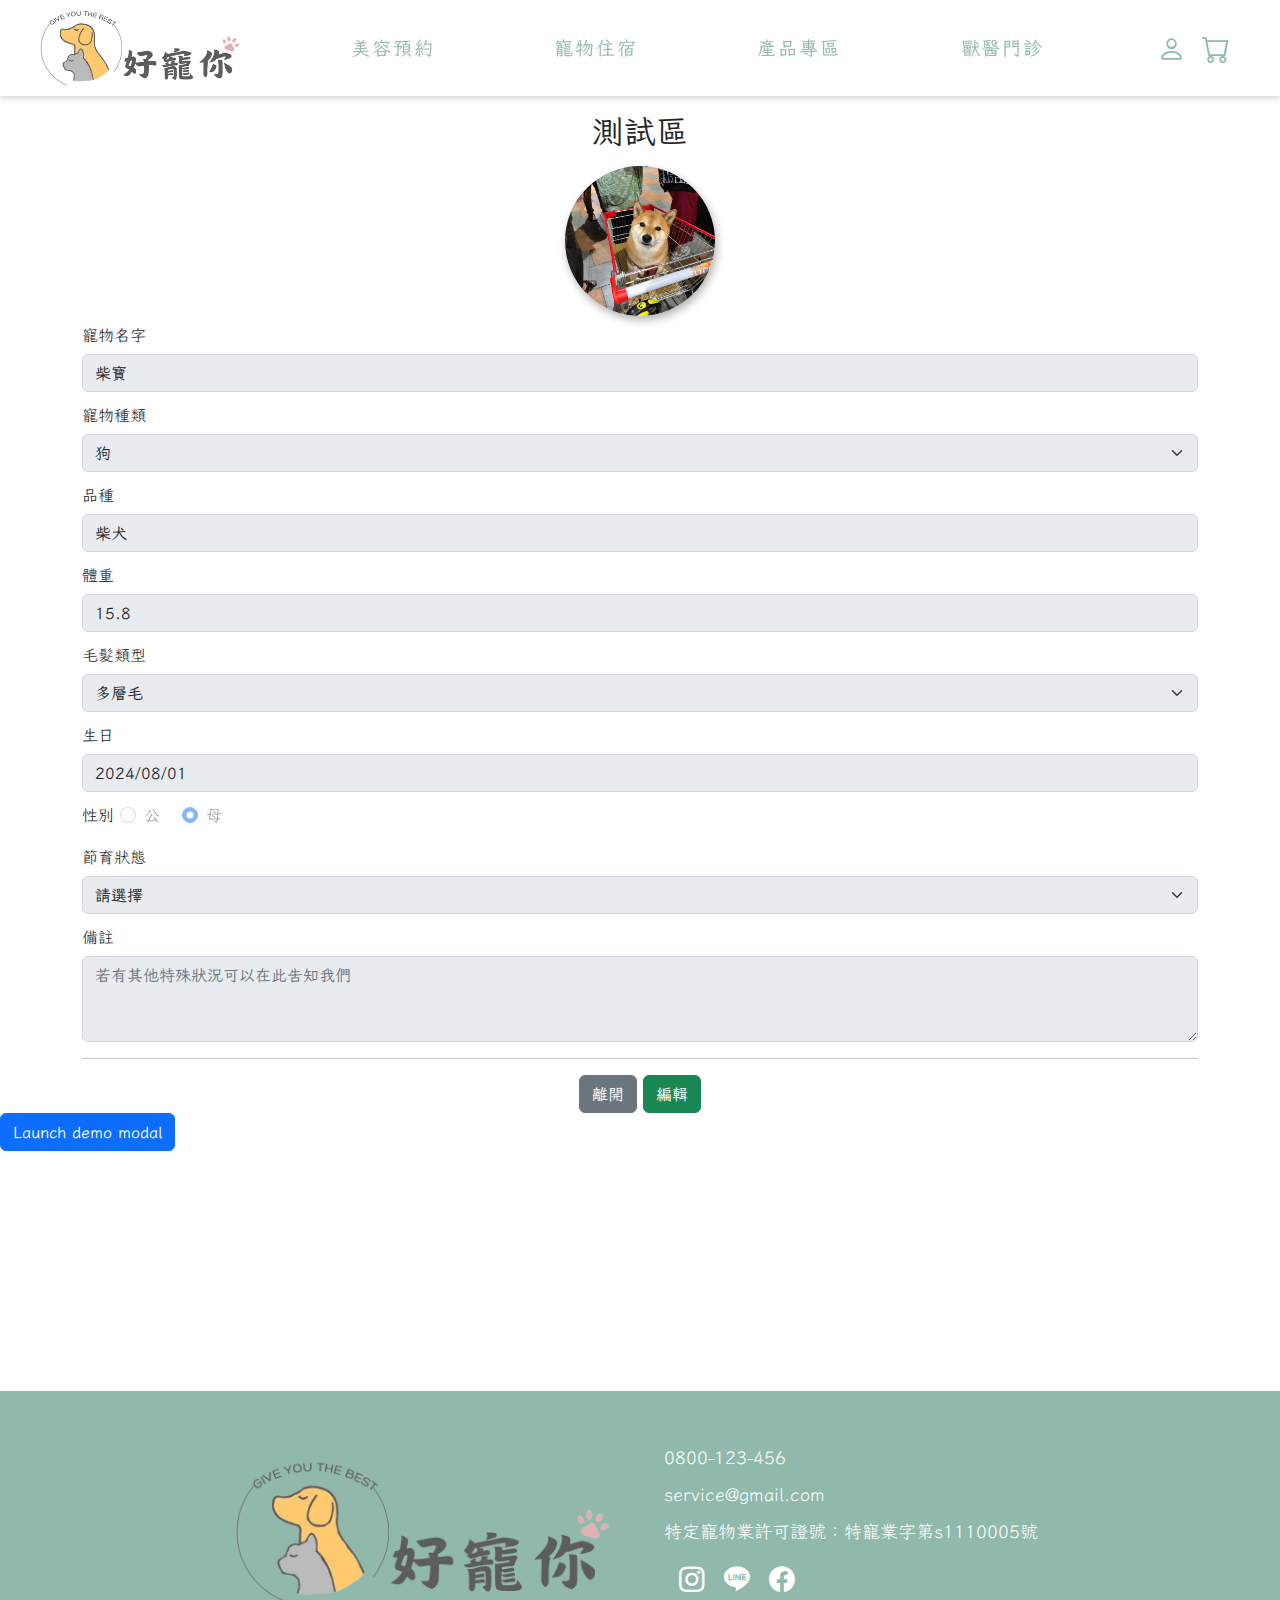
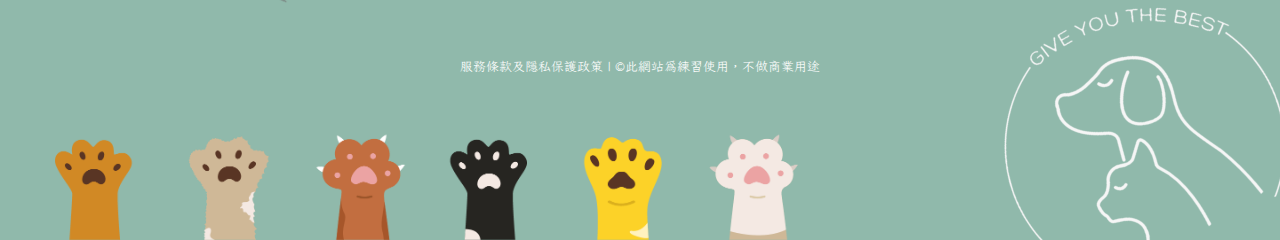
<file: happypet_front/10_member/(tmp)member_login.html>
<!DOCTYPE html>
<html lang="zh">

<head>
    <meta charset="UTF-8" />
    <meta name="viewport" content="width=device-width, initial-scale=1.0" />
    <title>好寵你 | 寵物全方位服務網站</title>

    <link rel="stylesheet" href="../css/bootstrap.min.css" />
    <link rel="stylesheet" href="../css/header_footer.css" />
    <link rel="stylesheet" href="../css/member_center.css">
    <script src="../js/bootstrap.bundle.js"></script>
    <script src="../js/jquery-3.7.1.js"></script>

    <!-- 使用CDN引入bootstrap-icons -->
    <link rel="stylesheet" href="https://cdn.jsdelivr.net/npm/bootstrap-icons@1.11.3/font/bootstrap-icons.min.css" />

    <!-- 字型字體 -->
    <link rel="preconnect" href="https://fonts.googleapis.com" />
    <link rel="preconnect" href="https://fonts.gstatic.com" crossorigin />
    <link href="https://fonts.googleapis.com/css2?family=LXGW+WenKai+TC:wght@300;400;700&display=swap"
        rel="stylesheet" />
</head>

<body>
    <!-- Header -->
    <!-- Header -->
    <!-- Header -->
    <!-- Header -->
    <!-- Header -->

    <header id="navbar" class="sticky-top ">
        <div class="member nav_icon">
            <a data-bs-toggle="modal" data-bs-target="#exampleModal" href="#"><i class="bi-person"></i></a>
            <a href="#"><i class="bi-cart"></i></a>
        </div>
        <div class="row align-items-center container-xl">
            <div class="text-center col-xxl-3 col-xl-3 col-lg-12 col-md-12 col-ms-12 col-12">
                <a class="" href="../00_index/index.html">
                    <img class="nav-logo m-2" src="../img/LOGO.png" alt="">
                </a>
            </div>
            <div class="col-xxl-9 col-xl-9 col-lg-12 col-md-12 col-ms-12 col-12">
                <ul class="nav justify-content-center text-center">
                    <li class="col-3 mt-3 mb-3">
                        <a class="p-2" href="#">美容預約</a>
                    </li>
                    <li class="col-3 mt-3 mb-3">
                        <a class="p-2" href="#">寵物住宿</a>
                    </li>
                    <li class="col-3 mt-3 mb-3">
                        <a class="p-2" href="#">產品專區</a>
                    </li>
                    <li class="col-3 mt-3 mb-3">
                        <a class="p-2" href="#">獸醫門診</a>
                    </li>
                </ul>
            </div>
        </div>
    </header>
    <!-- 會員登入Modal -->
    <div class="modal fade" id="exampleModal" tabindex="-1" aria-labelledby="exampleModalLabel" aria-hidden="true">
        <div class="modal-dialog modal-dialog-centered">
            <div class="modal-content">
                <div class="modal-header">
                    <h5 class="modal-title" id="exampleModalLabel">會員登入</h5>
                    <button type="button" class="btn-close" data-bs-dismiss="modal" aria-label="Close"></button>
                </div>
                <div class="modal-body">
                    <form id="formLoginCustomer" class="row g-3" novalidate>
                        <div class="col-md-12">
                            <label for="" class="form-label">電子信箱 / e-mail :</label>
                            <input name="login_email" type="email" class="form-control" required>
                            <div class="invalid-feedback">
                                請輸入正確格式
                            </div>
                        </div>
                        <div class="col-md-12">
                            <label for="" class="form-label">密碼 / password :</label>
                            <input name="login_password" type="password" class="form-control" required minlength="8"
                                maxlength="16" pattern="^(?=.*\d)(?=.*[a-z])(?=.*[A-Z])(?=.*[\W_]).{8,16}$">
                            <div class="invalid-feedback">
                                請輸入8~16個字元且包含數字、英文字母大小寫及特殊符號的密碼
                            </div>
                        </div>
                        <div class="col-12">
                            <button class="btn btn-secondary" type="reset">取消</button>
                            <button class="btn btn-success" type="submit" id="btnLoginCustomer">登入</button>
                        </div>
                    </form>
                    <!-- <form>
                        <div class="mb-3">
                            <label for="recipient-name1" class="col-form-label">電子信箱 / e-mail :</label>
                            <input type="email" class="form-control" id="recipient-name1">
                        </div>
                        <div class="mb-3">
                            <label for="recipient-name2" class="col-form-label">密碼 / password :</label>
                            <input type="password" class="form-control" id="recipient-name2">
                        </div>
                    </form> -->
                </div>
                <div class="modal-footer">
                    <p><a href="#">忘記密碼?</a>&ensp;或&ensp;<a
                            href="../10_member/member_register.html">註冊會員</a>&emsp;&emsp;&emsp;&emsp;&emsp;&emsp;&emsp;&emsp;&emsp;&emsp;
                    </p>
                    <!-- <button type="button" class="btn btn-secondary" data-bs-dismiss="modal">離開</button>
                    <button type="button" class="btn btn-success">登入</button> -->
                </div>
            </div>
        </div>
    </div>
    <!-- 會員登入Modal end-->

    <!-- Header end -->
    <!-- Header end -->
    <!-- Header end -->
    <!-- Header end -->
    <!-- Header end -->

    <div class="container mt-3">
        <h2 class="text-center mb-3" id="apple">測試區</h2>
        
        
        
        
        
        <!-- 會員查看我的寵物資料Modal -->
        <form id="formMyPet">
            <div class="d-flex justify-content-center">
                <img class="pet-headphoto" src="../img/10_member/pet-money.jpg" alt="">
            </div>

            <div class="mb-1">
                <label for="pet-name" class="col-form-label">寵物名字</label>
                <input type="text" class="form-control" id="pet-name" name="pet_name" value="柴寶" disabled>
            </div>
            <div class="mb-1">
                <label for="" class="col-form-label">寵物種類</label>
                <select class="form-select" aria-label="Default select example" name="pet_species" disabled>
                    <option value="">請選擇</option>
                    <option value="狗" selected>狗</option>
                    <option value="貓">貓</option>
                </select>
            </div>
            <div class="mb-1">
                <label for="" class="col-form-label">品種</label>
                <input type="text" class="form-control" id="pet-variety" name="pet_variety" value="柴犬" disabled>
            </div>
            <div class="mb-1">
                <label for="" class="col-form-label">體重</label>
                <input type="number" class="form-control" id="pet-weight" name="pet_weight" value="15.8" disabled>
            </div>
            <div class="mb-1">
                <label for="" class="col-form-label">毛髮類型</label>
                <select class="form-select" aria-label="Default select example" name="pet_fur" disabled>
                    <option value="">請選擇</option>
                    <option value="長毛">長毛</option>
                    <option value="多層毛" selected>多層毛</option>
                    <option value="短毛">短毛</option>
                </select>
            </div>
            <div class="mb-1">
                <label for="" class="col-form-label">生日</label>
                <input type="text" class="form-control" id="pet-birthday" name="pet_birthday" value="2024/08/01"
                    disabled>
            </div>
            <div class="mb-1">
                <label for="" class="col-form-label">性別</label>
                <div class="form-check form-check-inline">
                    <input class="form-check-input" type="radio" id="flexRadioDefault1" name="pet_gender" value="公"
                        disabled>
                    <label class="form-check-label" for="flexRadioDefault1">
                        公
                    </label>
                </div>
                <div class="form-check form-check-inline">
                    <input checked class="form-check-input" type="radio" id="flexRadioDefault2" name="pet_gender"
                        value="母" disabled>
                    <label class="form-check-label" for="flexRadioDefault2">
                        母
                    </label>
                </div>
            </div>
            <div class="mb-1">
                <label for="recipient-name" class="col-form-label">節育狀態</label>
                <select class="form-select" aria-label="Default select example" name="neutered" disabled>
                    <option selected value="">請選擇</option>
                    <option value="已結紮">已結紮</option>
                    <option value="未結紮">未結紮</option>
                    <option value="不清楚">不清楚</option>
                </select>
            </div>
            <div class="mb-1">
                <label for="" class="col-form-label">備註</label>
                <textarea class="form-control" rows="3" name="others" placeholder="若有其他特殊狀況可以在此告知我們"
                    disabled></textarea>
            </div>
            <hr>
            <div class="text-center">
                <button type="button" class="btn btn-secondary">離開</button>
                <button type="button" class="btn btn-success" id="btnAddPet">編輯</button>
            </div>
        </form>
    </div>

    <!-- Button trigger modal -->
    <button type="button" class="btn btn-primary" data-bs-toggle="modal" data-bs-target="#showModal">
        Launch demo modal
    </button>

    <!-- Modal -->
    <div class="modal fade" id="showModal" tabindex="-1" aria-labelledby="showModalLabel" aria-hidden="true">
        <div class="modal-dialog">
            <div class="modal-content">
                <div class="modal-header">
                    <h1 class="modal-title fs-5" id="showModalLabel">Modal title</h1>
                    <button type="button" class="btn-close" data-bs-dismiss="modal" aria-label="Close"></button>
                </div>
                <div class="modal-body">
                    <div id="formMyPet">
                        <div class="d-flex justify-content-center">
                            <img class="pet-headphoto" src="../img/10_member/pet-money.jpg" alt="">
                        </div>
            
                        <div class="mb-1">
                            <label for="pet-name" class="col-form-label">寵物名字</label>
                            <input type="text" class="form-control" id="pet-name" name="pet_name" value="柴寶" disabled>
                        </div>
                        <div class="mb-1">
                            <label for="" class="col-form-label">寵物種類</label>
                            <select class="form-select" aria-label="Default select example" name="pet_species" disabled>
                                <option value="">請選擇</option>
                                <option value="狗" selected>狗</option>
                                <option value="貓">貓</option>
                            </select>
                        </div>
                        <div class="mb-1">
                            <label for="" class="col-form-label">品種</label>
                            <input type="text" class="form-control" id="pet-variety" name="pet_variety" value="柴犬" disabled>
                        </div>
                        <div class="mb-1">
                            <label for="" class="col-form-label">體重</label>
                            <input type="number" class="form-control" id="pet-weight" name="pet_weight" value="15.8" disabled>
                        </div>
                        <div class="mb-1">
                            <label for="" class="col-form-label">毛髮類型</label>
                            <select class="form-select" aria-label="Default select example" name="pet_fur" disabled>
                                <option value="">請選擇</option>
                                <option value="長毛">長毛</option>
                                <option value="多層毛" selected>多層毛</option>
                                <option value="短毛">短毛</option>
                            </select>
                        </div>
                        <div class="mb-1">
                            <label for="" class="col-form-label">生日</label>
                            <input type="text" class="form-control" id="pet-birthday" name="pet_birthday" value="2024/08/01"
                                disabled>
                        </div>
                        <div class="mb-1">
                            <label for="" class="col-form-label">性別</label>
                            <div class="form-check form-check-inline">
                                <input class="form-check-input" type="radio" id="flexRadioDefault1" name="pet_gender" value="公"
                                    disabled>
                                <label class="form-check-label" for="flexRadioDefault1">
                                    公
                                </label>
                            </div>
                            <div class="form-check form-check-inline">
                                <input checked class="form-check-input" type="radio" id="flexRadioDefault2" name="pet_gender"
                                    value="母" disabled>
                                <label class="form-check-label" for="flexRadioDefault2">
                                    母
                                </label>
                            </div>
                        </div>
                        <div class="mb-1">
                            <label for="recipient-name" class="col-form-label">節育狀態</label>
                            <select class="form-select" aria-label="Default select example" name="neutered" disabled>
                                <option selected value="">請選擇</option>
                                <option value="已結紮">已結紮</option>
                                <option value="未結紮">未結紮</option>
                                <option value="不清楚">不清楚</option>
                            </select>
                        </div>
                        <div class="mb-1">
                            <label for="" class="col-form-label">備註</label>
                            <textarea class="form-control" rows="3" name="others" placeholder="若有其他特殊狀況可以在此告知我們"
                                disabled></textarea>
                        </div>
                        <hr>
                        <div class="text-center">
                            <button type="button" class="btn btn-secondary" data-bs-dismiss="modal">離開</button>
                            <button type="button" class="btn btn-success" id="btnAddPet">編輯</button>
                        </div>
                    </div>
                </div>
            </div>
        </div>
    </div>

    <!-- 會員查看我的寵物資料Modal end-->



    </div>

    <br><br><br><br><br><br><br><br><br><br><br>

    <!--------------- footer ---------------->
    <!--------------- footer ---------------->
    <!--------------- footer ---------------->
    <!--------------- footer ---------------->
    <!--------------- footer ---------------->
    <footer>
        <div class="row text-center justify-content-center mt-4 align-items-center">
            <!-- <div class="container-md 
        container-fluid 
        justify-content-md-evenly 
        justify-content-center 
        align-items-center 
        "> -->
            <a href="#" class="col-xl-4 col-lg-5 col-md-10 col-10 p-2">
                <img class="logo" src="../img/LOGO.png" alt="" />
            </a>

            <ul class="footer_contact col-xl-4 col-lg-5 col-md-10 col-10 text-lg-start text-center p-4">
                <li>0800-123-456</li>
                <li>service@gmail.com</li>
                <li>特定寵物業許可證號：特寵業字第s1110005號</li>

                <div class="footer_icon">
                    <span class=""><a href=""><i class="bi bi-instagram"></i></a></span>
                    <span class=""><a href=""><i class="bi bi-line"></i></a></span>
                    <span class=""><a href=""><i class="bi bi-facebook"></i></a></span>
                </div>
            </ul>
            <p class="copyright text-center mt-2">
                <a href="#">服務條款及隱私保護政策 | </a>&copy;此網站為練習使用，不做商業用途
            </p>
        </div>

        <div class="d-flex">
            <img class="footer_img col-12 col-sm-12 col-md-8 col-xl-8 col-xxl-8" src="../img/00_index/資產-40.png"
                alt="" />
            <img class="footer_stamp" src="../img/00_index/transparent01.png" alt="" />
        </div>
    </footer>
    <!--------------- footer end---------------->
    <!--------------- footer end---------------->
    <!--------------- footer end---------------->
    <!--------------- footer end---------------->
    <!--------------- footer end---------------->

    <!-- 登入表單提交前端驗證JS -->
    <script>
        (function () {
            'use strict'
            var forms = document.getElementById('formLoginCustomer')
            Array.prototype.slice.call(forms)
                .forEach(function (form) {
                    form.addEventListener('submit', function (event) {

                        if (!form.checkValidity()) {
                            event.preventDefault()
                            event.stopPropagation()
                        }

                        form.classList.add('was-validated')
                    }, false)
                })
        })()
    </script>

    <!-- 引用登入功能的後端JS檔 -->
    <script src="../js/member_login.js"></script>
    <!-- <script src="../js/member_add_pet.js"></script> -->
    <script src="../js/(tmp)catch_pet_info.js"></script>

</body>

</html>
</file>
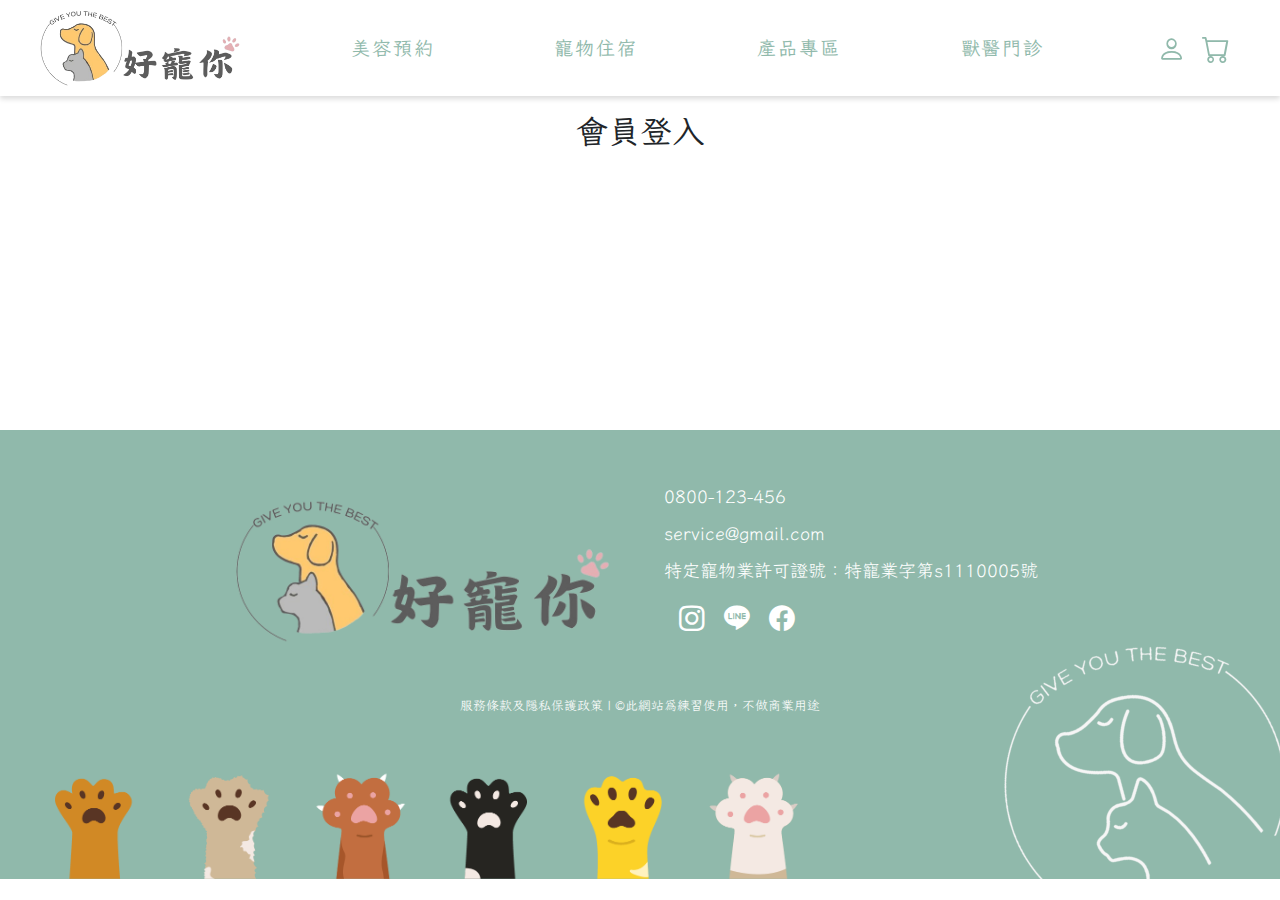
<file: happypet_front/10_member/member_login.html>
<!DOCTYPE html>
<html lang="zh">

<head>
    <meta charset="UTF-8" />
    <meta name="viewport" content="width=device-width, initial-scale=1.0" />
    <title>好寵你 | 寵物全方位服務網站</title>

    <link rel="stylesheet" href="../css/bootstrap.min.css" />
    <link rel="stylesheet" href="../css/header_footer.css" />
    <script src="../js/bootstrap.bundle.js"></script>

    <!-- 使用CDN引入bootstrap-icons -->
    <link rel="stylesheet" href="https://cdn.jsdelivr.net/npm/bootstrap-icons@1.11.3/font/bootstrap-icons.min.css" />

    <!-- 字型字體 -->
    <link rel="preconnect" href="https://fonts.googleapis.com" />
    <link rel="preconnect" href="https://fonts.gstatic.com" crossorigin />
    <link href="https://fonts.googleapis.com/css2?family=LXGW+WenKai+TC:wght@300;400;700&display=swap"
        rel="stylesheet" />
</head>

<body>
    <!-- Header -->
    <!-- Header -->
    <!-- Header -->
    <!-- Header -->
    <!-- Header -->

    <header id="navbar" class="sticky-top ">
        <div class="member nav_icon">
            <a data-bs-toggle="modal" data-bs-target="#exampleModal" href="#"><i class="bi-person"></i></a>
            <a href="#"><i class="bi-cart"></i></a>
        </div>
        <div class="row align-items-center container-xl">
            <div class="text-center col-xxl-3 col-xl-3 col-lg-12 col-md-12 col-ms-12 col-12">
                <a class="" href="../00_index/index.html">
                    <img class="nav-logo m-2" src="../img/LOGO.png" alt="">
                </a>
            </div>
            <div class="col-xxl-9 col-xl-9 col-lg-12 col-md-12 col-ms-12 col-12">
                <ul class="nav justify-content-center text-center">
                    <li class="col-3 mt-3 mb-3">
                        <a class="p-2" href="#">美容預約</a>
                    </li>
                    <li class="col-3 mt-3 mb-3">
                        <a class="p-2" href="#">寵物住宿</a>
                    </li>
                    <li class="col-3 mt-3 mb-3">
                        <a class="p-2" href="#">產品專區</a>
                    </li>
                    <li class="col-3 mt-3 mb-3">
                        <a class="p-2" href="#">獸醫門診</a>
                    </li>
                </ul>
            </div>
        </div>
    </header>
    <!-- 會員登入Modal -->
    <div class="modal fade" id="exampleModal" tabindex="-1" aria-labelledby="exampleModalLabel" aria-hidden="true">
        <div class="modal-dialog modal-dialog-centered">
            <div class="modal-content">
                <div class="modal-header">
                    <h5 class="modal-title" id="exampleModalLabel">會員登入</h5>
                    <button type="button" class="btn-close" data-bs-dismiss="modal" aria-label="Close"></button>
                </div>
                <div class="modal-body">
                    <form id="formLoginCustomer" class="row g-3 needs-validation" novalidate >
                        <div class="col-md-12">
                            <label for="" class="form-label">電子信箱 / e-mail :</label>
                            <input name="login_email" type="email" class="form-control" required>
                            <div class="invalid-feedback">
                                請輸入正確格式
                            </div>
                        </div>
                        <div class="col-md-12">
                            <label for="" class="form-label">密碼 / password :</label>
                            <input name="login_password" type="password" class="form-control" required minlength="8" maxlength="16"
                                pattern="^(?=.*\d)(?=.*[a-z])(?=.*[A-Z])(?=.*[\W_]).{8,16}$">
                            <div class="invalid-feedback">
                                請輸入8~16個字元且包含數字、英文字母大小寫及特殊符號的密碼
                            </div>
                        </div>
                        <div class="col-12">
                            <button class="btn btn-secondary" type="reset">取消</button>
                            <button class="btn btn-success" type="submit" id="btnLoginCustomer">登入</button>
                        </div>
                    </form>
                    <!-- <form>
                        <div class="mb-3">
                            <label for="recipient-name1" class="col-form-label">電子信箱 / e-mail :</label>
                            <input type="email" class="form-control" id="recipient-name1">
                        </div>
                        <div class="mb-3">
                            <label for="recipient-name2" class="col-form-label">密碼 / password :</label>
                            <input type="password" class="form-control" id="recipient-name2">
                        </div>
                    </form> -->
                </div>
                <div class="modal-footer">
                    <p><a href="#">忘記密碼?</a>&ensp;或&ensp;<a
                            href="../10_member/member_register.html">註冊會員</a>&emsp;&emsp;&emsp;&emsp;&emsp;&emsp;&emsp;&emsp;&emsp;&emsp;
                    </p>
                    <!-- <button type="button" class="btn btn-secondary" data-bs-dismiss="modal">離開</button>
                    <button type="button" class="btn btn-success">登入</button> -->
                </div>
            </div>
        </div>
    </div>
    <!-- 會員登入Modal end-->

    <!-- Header end -->
    <!-- Header end -->
    <!-- Header end -->
    <!-- Header end -->
    <!-- Header end -->

    <div class="container mt-3">
        <h2 class="text-center mb-3">會員登入</h2>


        
    </div>

    <br><br><br><br><br><br><br><br><br><br><br>

    <!--------------- footer ---------------->
    <!--------------- footer ---------------->
    <!--------------- footer ---------------->
    <!--------------- footer ---------------->
    <!--------------- footer ---------------->
    <footer>
        <div class="row text-center justify-content-center mt-4 align-items-center">
            <!-- <div class="container-md 
        container-fluid 
        justify-content-md-evenly 
        justify-content-center 
        align-items-center 
        "> -->
            <a href="#" class="col-xl-4 col-lg-5 col-md-10 col-10 p-2">
                <img class="logo" src="../img/LOGO.png" alt="" />
            </a>

            <ul class="footer_contact col-xl-4 col-lg-5 col-md-10 col-10 text-lg-start text-center p-4">
                <li>0800-123-456</li>
                <li>service@gmail.com</li>
                <li>特定寵物業許可證號：特寵業字第s1110005號</li>

                <div class="footer_icon">
                    <span class=""><a href=""><i class="bi bi-instagram"></i></a></span>
                    <span class=""><a href=""><i class="bi bi-line"></i></a></span>
                    <span class=""><a href=""><i class="bi bi-facebook"></i></a></span>
                </div>
            </ul>
            <p class="copyright text-center mt-2">
                <a href="#">服務條款及隱私保護政策 | </a>&copy;此網站為練習使用，不做商業用途
            </p>
        </div>

        <div class="d-flex">
            <img class="footer_img col-12 col-sm-12 col-md-8 col-xl-8 col-xxl-8" src="../img/00_index/資產-40.png"
                alt="" />
            <img class="footer_stamp" src="../img/00_index/transparent01.png" alt="" />
        </div>
    </footer>
    <!--------------- footer end---------------->
    <!--------------- footer end---------------->
    <!--------------- footer end---------------->
    <!--------------- footer end---------------->
    <!--------------- footer end---------------->

    <!-- 前端表單提交驗證JS -->
    <script>
        (function () {
            'use strict'
            var forms = document.querySelectorAll('.needs-validation')
            Array.prototype.slice.call(forms)
                .forEach(function (form) {
                    form.addEventListener('submit', function (event) {

                        if (!form.checkValidity()) {
                            event.preventDefault()
                            event.stopPropagation()
                        }

                        // form.classList.add('was-validated')
                    }, false)
                })
        })()
    </script>

    <!-- 引用註冊功能的後端JS檔 -->
    <script src="../js/member_login.js"></script>


</body>

</html>
</file>
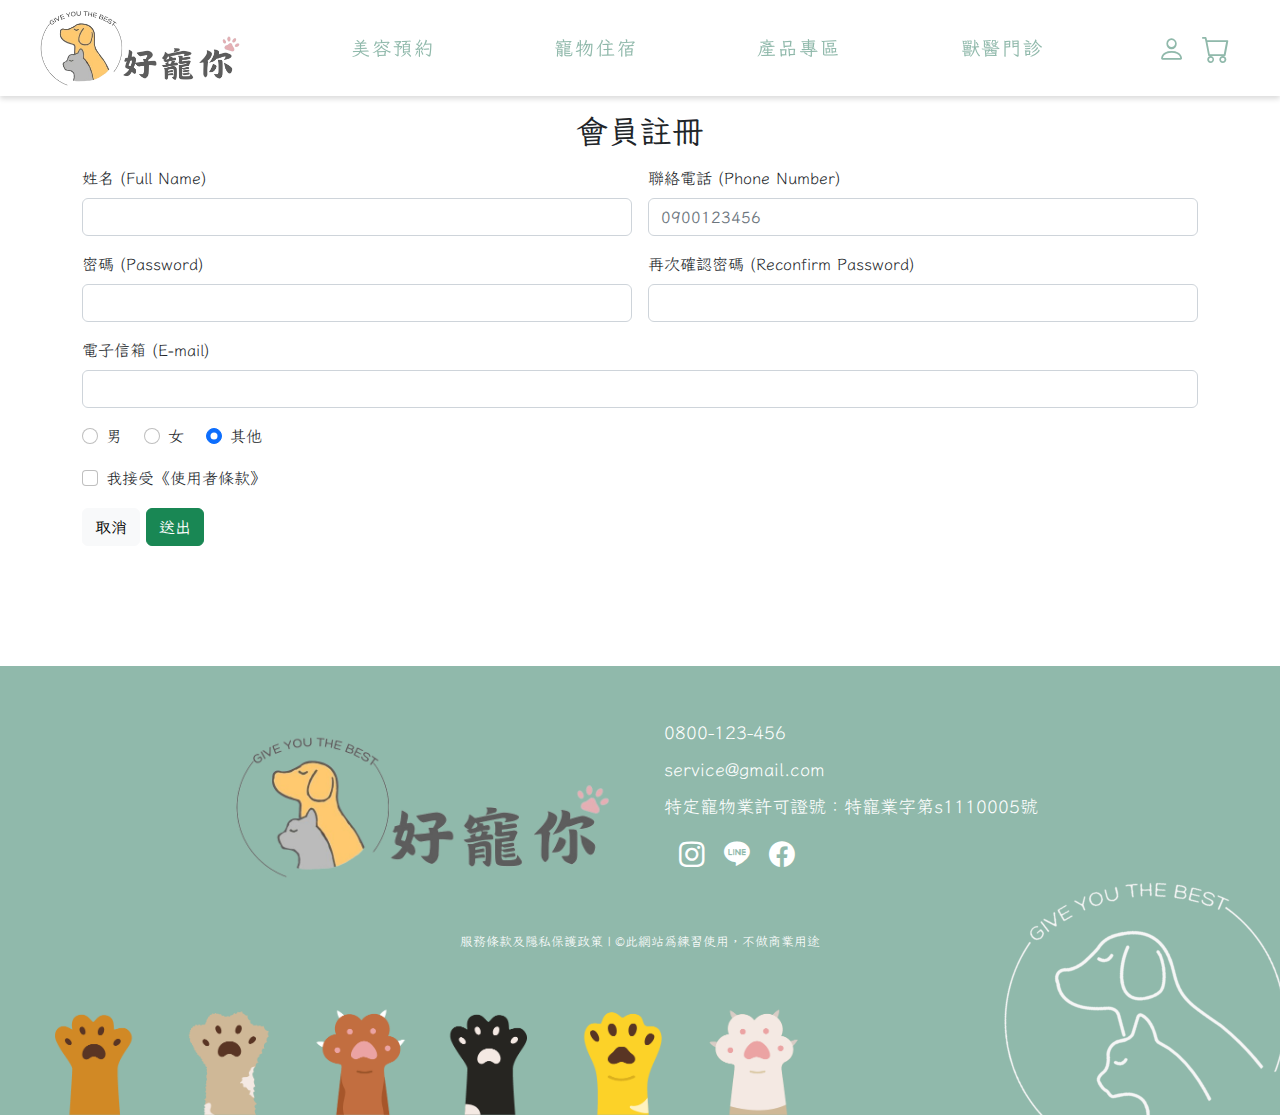
<file: happypet_front/10_member/member_register.html>
<!DOCTYPE html>
<html lang="zh">

<head>
    <meta charset="UTF-8">
    <meta name="viewport" content="width=device-width, initial-scale=1.0">
    <title> 好寵你 | 寵物全方位服務網站-註冊 </title>

    <link rel="stylesheet" href="../css/bootstrap.min.css">
    <link rel="stylesheet" href="../css/header_footer.css">
    <script src="../js/bootstrap.bundle.js"></script>
    <script src="../js/jquery-3.7.1.js"></script>


    <!-- 使用CDN引入bootstrap-icons -->
    <link rel="stylesheet" href="https://cdn.jsdelivr.net/npm/bootstrap-icons@1.11.3/font/bootstrap-icons.min.css">

    <!-- 字型字體 -->
    <link rel="preconnect" href="https://fonts.googleapis.com">
    <link rel="preconnect" href="https://fonts.gstatic.com" crossorigin>
    <link href="https://fonts.googleapis.com/css2?family=LXGW+WenKai+TC:wght@300;400;700&display=swap" rel="stylesheet">

</head>

<body>
  <!-- Header -->
  <!-- Header -->
  <!-- Header -->
  <!-- Header -->
  <!-- Header -->

  <header id="navbar" class="sticky-top ">
    <div class="member nav_icon">
      <a data-bs-toggle="modal" data-bs-target="#exampleModal" href="#"><i class="bi-person"></i></a>
      <a href="#"><i class="bi-cart"></i></a>
    </div>
    <div class="row align-items-center container-xl">
      <div class="text-center col-xxl-3 col-xl-3 col-lg-12 col-md-12 col-ms-12 col-12">
        <a class="" href="../00_index/index.html">
          <img class="nav-logo m-2" src="../img/LOGO.png" alt="">
        </a>
      </div>
      <div class="col-xxl-9 col-xl-9 col-lg-12 col-md-12 col-ms-12 col-12">
        <ul class="nav justify-content-center text-center">
          <li class="col-3 mt-3 mb-3">
            <a class="p-2" href="#">美容預約</a>
          </li>
          <li class="col-3 mt-3 mb-3">
            <a class="p-2" href="#">寵物住宿</a>
          </li>
          <li class="col-3 mt-3 mb-3">
            <a class="p-2" href="#">產品專區</a>
          </li>
          <li class="col-3 mt-3 mb-3">
            <a class="p-2" href="#">獸醫門診</a>
          </li>
        </ul>
      </div>
    </div>
  </header>
  <!-- 會員登入Modal -->
  <div class="modal fade" id="exampleModal" tabindex="-1" aria-labelledby="exampleModalLabel" aria-hidden="true">
    <div class="modal-dialog modal-dialog-centered">
      <div class="modal-content">
        <div class="modal-header">
          <h5 class="modal-title" id="exampleModalLabel">會員登入</h5>
          <button type="button" class="btn-close" data-bs-dismiss="modal" aria-label="Close"></button>
        </div>
        <div class="modal-body">
          <form id="formLoginCustomer" class="row g-3" novalidate>
            <div class="col-md-12">
              <label for="" class="form-label">電子信箱 / e-mail :</label>
              <input name="login_email" type="email" class="form-control" required>
              <div class="invalid-feedback">
                請輸入正確格式
              </div>
            </div>
            <div class="col-md-12">
              <label for="" class="form-label">密碼 / password :</label>
              <input name="login_password" type="password" class="form-control" required minlength="8" maxlength="16"
                pattern="^(?=.*\d)(?=.*[a-z])(?=.*[A-Z])(?=.*[\W_]).{8,16}$">
              <div class="invalid-feedback">
                請輸入8~16個字元且包含數字、英文字母大小寫及特殊符號的密碼
              </div>
            </div>
            <div class="col-12">
              <button class="btn btn-secondary" type="reset">取消</button>
              <button class="btn btn-success" type="submit" id="btnLoginCustomer">登入</button>
            </div>
          </form>
          <!-- <form>
                      <div class="mb-3">
                          <label for="recipient-name1" class="col-form-label">電子信箱 / e-mail :</label>
                          <input type="email" class="form-control" id="recipient-name1">
                      </div>
                      <div class="mb-3">
                          <label for="recipient-name2" class="col-form-label">密碼 / password :</label>
                          <input type="password" class="form-control" id="recipient-name2">
                      </div>
                  </form> -->
        </div>
        <div class="modal-footer">
          <p><a href="#">忘記密碼?</a>&ensp;或&ensp;<a
              href="../10_member/member_register.html">註冊會員</a>&emsp;&emsp;&emsp;&emsp;&emsp;&emsp;&emsp;&emsp;&emsp;&emsp;
          </p>
          <!-- <button type="button" class="btn btn-secondary" data-bs-dismiss="modal">離開</button>
                  <button type="button" class="btn btn-success">登入</button> -->
        </div>
      </div>
    </div>
  </div>
  <!-- 會員登入Modal end-->

  <!-- Header end -->
  <!-- Header end -->
  <!-- Header end -->
  <!-- Header end -->
  <!-- Header end -->

    <div class="container mt-3">
        <h2 class="text-center mb-3">會員註冊</h2>
        <form class="row g-3 needs-validation" novalidate id="myregister" method="post">
            <div class="col-md-6">
                <label for="validationCustom01" class="form-label">姓名 (Full Name)</label>
                <input name="cname" type="text" class="form-control" id="validationCustom01" required>
                <div class="valid-feedback">
                    完成!
                </div>
            </div>
            <div class="col-md-6">
                <label for="validationCustom02" class="form-label">聯絡電話 (Phone Number)</label>
                <input name="cellphone" type="tel" class="form-control" id="validationCustom02" placeholder="0900123456"
                    required>
                <div class="valid-feedback">
                    完成!
                </div>
            </div>
            <div class="col-md-6">
                <label for="" class="form-label">密碼 (Password)</label>
                <input name="mypassword" type="password" class="form-control" required minlength="8" maxlength="16"
                    pattern="^(?=.*\d)(?=.*[a-z])(?=.*[A-Z])(?=.*[\W_]).{8,16}$">
                <div class="invalid-feedback">
                    請輸入8~16個字元且包含數字、英文字母大小寫及特殊符號的密碼
                </div>
                <div class="valid-feedback">
                    密碼格式正確，請在下個欄位再次確認!
                </div>
            </div>
            <div class="col-md-6">
                <label for="" class="form-label">再次確認密碼 (Reconfirm Password)</label>
                <input name="mypassword_conf" type="password" class="form-control" id="" value="" required>
                <div class="invalid-feedback">
                    請再次輸入密碼 或 密碼不相符合
                </div>
                <div class="valid-feedback">
                    確認成功!
                </div>
            </div>
            <div class="col-md-12">
                <label for="validationCustom03" class="form-label">電子信箱 (E-mail)</label>
                <input name="myemail" type="email" class="form-control" id="validationCustom03" required>
                <div class="invalid-feedback">
                    請輸入正確格式
                </div>
            </div>
            <div class="col-12">
                <div class="form-check form-check-inline">
                    <!-- <input name="sex" class="form-check-input" type="radio" name="flexRadioDefault" id="flexRadioDefault1"> -->
                    <input name="sex" class="form-check-input" type="radio" id="flexRadioDefault1" value="男性">
                    <label class="form-check-label" for="flexRadioDefault1">
                        男
                    </label>
                </div>
                <div class="form-check form-check-inline">
                    <input name="sex" class="form-check-input" type="radio" id="flexRadioDefault2" value="女性">
                    <label class="form-check-label" for="flexRadioDefault2">
                        女
                    </label>
                </div>
                <div class="form-check form-check-inline">
                    <input name="sex" class="form-check-input" type="radio" id="flexRadioDefault3" value="其他" checked>
                    <label class="form-check-label" for="flexRadioDefault3">
                        其他
                    </label>
                </div>
            </div>
            <div class="col-12">
                <div class="form-check">
                    <input class="form-check-input" type="checkbox" value="" id="invalidCheck" required>
                    <label class="form-check-label" for="invalidCheck">
                        我接受《使用者條款》
                    </label>
                    <div class="invalid-feedback">
                        送出前請務必詳閱並勾選
                    </div>
                </div>
            </div>
            <div class="col-12">
                <button class="btn btn-light" type="reset">取消</button>
                <button class="btn btn-success" type="submit" id="btnRegister">送出</button>
            </div>
        </form>
        <!-- 註冊成功Modal -->
        <div class="modal fade" id="myModal" tabindex="-1" aria-labelledby="exampleModalLabel" aria-hidden="true">
            <div class="modal-dialog modal-dialog-centered">
                <div class="modal-content">
                    <div class="modal-header">
                        通知框
                    <button type="button" class="btn-close" data-bs-dismiss="modal"
                        aria-label="Close"></button>
                    </div>
                    <div class="modal-body text-center">
                        <p id="alert_message"></p>
                    </div>

                </div>
            </div>
        </div>
        <!-- 註冊Modal end-->



    </div>
    <br><br><br><br><br>

    <!--------------- footer ---------------->
    <!--------------- footer ---------------->
    <!--------------- footer ---------------->
    <!--------------- footer ---------------->
    <!--------------- footer ---------------->
    <footer>
        <div class="row text-center justify-content-center mt-4 align-items-center">
            <!-- <div class="container-md 
        container-fluid 
        justify-content-md-evenly 
        justify-content-center 
        align-items-center 
        "> -->
            <a href="#" class="col-xl-4 col-lg-5 col-md-10 col-10 p-2">
                <img class="logo" src="../img/LOGO.png" alt="">
            </a>

            <ul class="footer_contact col-xl-4 col-lg-5 col-md-10 col-10 text-lg-start text-center p-4">
                <li>0800-123-456</li>
                <li>service@gmail.com</li>
                <li>特定寵物業許可證號：特寵業字第s1110005號</li>

                <div class="footer_icon">
                    <span class=""><a href=""><i class="bi bi-instagram"></i></a></span>
                    <span class=""><a href=""><i class="bi bi-line"></i></a></span>
                    <span class=""><a href=""><i class="bi bi-facebook"></i></a></span>
                </div>
            </ul>
            <p class="copyright text-center mt-2"><a href="#">服務條款及隱私保護政策 | </a>&copy;此網站為練習使用，不做商業用途</p>
        </div>

        <div class="d-flex">
            <img class="footer_img col-12 col-sm-12 col-md-8 col-xl-8 col-xxl-8" src="../img/00_index/資產-40.png" alt="">
            <img class="footer_stamp" src="../img/00_index/transparent01.png" alt="">
        </div>

    </footer>
    <!--------------- footer end---------------->
    <!--------------- footer end---------------->
    <!--------------- footer end---------------->
    <!--------------- footer end---------------->
    <!--------------- footer end---------------->

    <!-- 前端bootstrap驗證的JS，減輕伺服器負擔 -->
    <script>
        (function () {
            'use strict'
            var forms = document.querySelectorAll('.needs-validation')
            Array.prototype.slice.call(forms)
                .forEach(function (form) {
                    form.addEventListener('submit', function (event) {

                        // 獲取密碼和確認密碼欄位的值
                        var password = form.querySelector('input[name="mypassword"]').value;
                        var confirmPassword = form.querySelector('input[name="mypassword_conf"]').value;

                        // 檢查密碼和確認密碼是否一致
                        if (password !== confirmPassword) {
                            // 如果不一致，設置自定義錯誤信息
                            var confirmPasswordField = form.querySelector('input[name="mypassword_conf"]');
                            confirmPasswordField.setCustomValidity('密碼不匹配，請重新輸入');
                        } else {
                            // 如果一致，清除錯誤信息
                            var confirmPasswordField = form.querySelector('input[name="mypassword_conf"]');
                            confirmPasswordField.setCustomValidity('');
                        }

                        if (!form.checkValidity()) {
                            event.preventDefault()
                            event.stopPropagation()
                        }

                        form.classList.add('was-validated')
                    }, false)
                })
        })()
    </script>
    <!-- 登入表單提交前端驗證JS -->
    <script>
            (function () {
                'use strict'
                var forms = document.getElementById('formLoginCustomer')
                Array.prototype.slice.call(forms)
                    .forEach(function (form) {
                        form.addEventListener('submit', function (event) {

                            if (!form.checkValidity()) {
                                event.preventDefault()
                                event.stopPropagation()
                            }

                            form.classList.add('was-validated')
                        }, false)
                    })
            })()
    </script>

    <!-- 引用註冊功能的後端JS檔 -->
    <script src="../js/member_register.js"></script>
    <!-- 引用登入功能的後端JS檔 -->
    <script src="../js/member_login.js"></script>
</body>

</html>
</file>
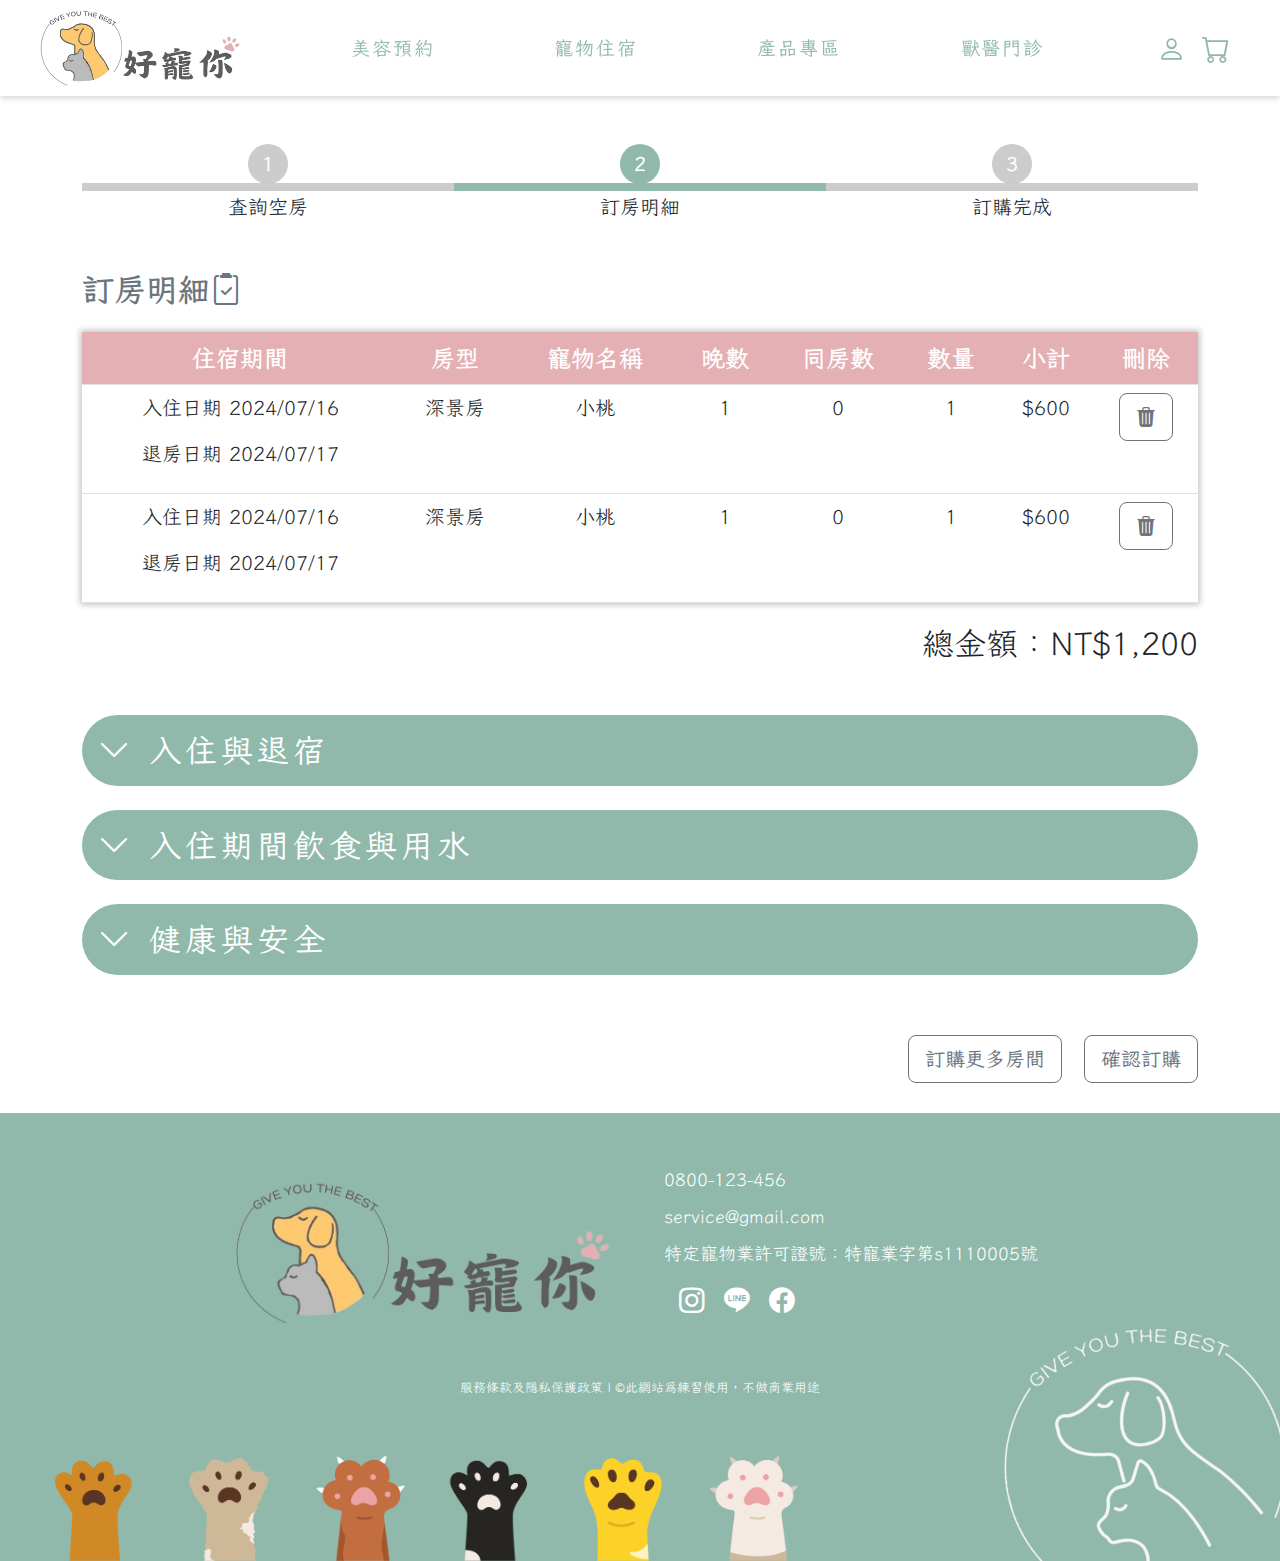
<file: happypet_front/30_hotel/hotelorder.html>
<!DOCTYPE html>
<html lang="zh">
  <head>
    <meta charset="UTF-8" />
    <meta name="viewport" content="width=device-width, initial-scale=1.0" />
    <title>好寵你 | 寵物全方位服務網站</title>

    <link rel="stylesheet" href="../css/bootstrap.min.css" />
    <link rel="stylesheet" href="../css/header_footer.css" />
    <link rel="stylesheet" href="./hotelorder.css" />
    <script src="../js/bootstrap.bundle.js"></script>

    <!-- 使用CDN引入bootstrap-icons -->
    <link
      rel="stylesheet"
      href="https://cdn.jsdelivr.net/npm/bootstrap-icons@1.11.3/font/bootstrap-icons.min.css"
    />

    <!-- 字型字體 -->
    <link rel="preconnect" href="https://fonts.googleapis.com" />
    <link rel="preconnect" href="https://fonts.gstatic.com" crossorigin />
    <link
      href="https://fonts.googleapis.com/css2?family=LXGW+WenKai+TC:wght@300;400;700&display=swap"
      rel="stylesheet"
    />
  </head>
  <body>
    <!-- nav -->
    <header id="navbar" class="sticky-top">
      <div class="member nav_icon">
        <a href="#"><i class="bi-person"></i></a>
        <a href="#"><i class="bi-cart"></i></a>
      </div>
      <div class="row align-items-center container-xl">
        <div
          class="text-center col-xxl-3 col-xl-3 col-lg-12 col-md-12 col-ms-12 col-12"
        >
          <a class="" href="#">
            <img class="nav-logo m-2" src="../img/LOGO.png" alt="" />
          </a>
        </div>
        <div class="col-xxl-9 col-xl-9 col-lg-12 col-md-12 col-ms-12 col-12">
          <ul class="nav justify-content-center text-center">
            <li class="col-3 mt-3 mb-3">
              <a class="p-2" href="#">美容預約</a>
            </li>
            <li class="col-3 mt-3 mb-3">
              <a class="p-2" href="#">寵物住宿</a>
            </li>
            <li class="col-3 mt-3 mb-3">
              <a class="p-2" href="#">產品專區</a>
            </li>
            <li class="col-3 mt-3 mb-3">
              <a class="p-2" href="#">獸醫門診</a>
            </li>
          </ul>
        </div>
      </div>
    </header>

    <!-- progress -->
    <div class="container">
      <div class="progress-container d-flex mt-5 pb-5 fs-5">
        <div class="progress-step">
          <div
            class="progress-circle justify-content-center align-items-center d-inline-flex rounded-circle"
          >
            1
          </div>
          <div class="progress-label mt-2">查詢空房</div>
        </div>
        <div class="progress-step active">
          <div
            class="progress-circle justify-content-center align-items-center d-inline-flex rounded-circle"
          >
            2
          </div>
          <div class="progress-label mt-2">訂房明細</div>
        </div>
        <div class="progress-step">
          <div
            class="progress-circle justify-content-center align-items-center d-inline-flex rounded-circle"
          >
            3
          </div>
          <div class="progress-label mt-2">訂購完成</div>
        </div>
      </div>
    </div>
    <!-- order -->
    <div class="container">
      <div class="row">
        <div class="col-12 text-center">
          <table class="table">
            <h1 class="fs-2 text-start mb-4 fw-bold text-secondary">
              訂房明細<i class="bi bi-clipboard2-check"></i>
            </h1>
            <thead class="mythead fs-4">
              <tr>
                <th scope="col">住宿期間</th>
                <th scope="col">房型</th>
                <th scope="col">寵物名稱</th>
                <th scope="col">晚數</th>
                <th scope="col">同房數</th>
                <th scope="col">數量</th>
                <th scope="col">小計</th>
                <th scope="col">刪除</th>
              </tr>
            </thead>
            <tbody class="fs-5">
              <tr>
                <td rowspan="2">
                  <p>入住日期 2024/07/16</p>
                  <p>退房日期 2024/07/17</p>
                </td>
                <td>深景房</td>
                <td>小桃</td>
                <td>1</td>
                <td>0</td>
                <td>1</td>
                <td>$600</td>
                <td>
                  <button class="btn btn-outline-secondary btn-lg delete-btn">
                    <i class="bi bi-trash3-fill"></i>
                  </button>
                </td>
              </tr>
            </tbody>
            <tbody class="fs-5">
              <tr>
                <td rowspan="2">
                  <p>入住日期 2024/07/16</p>
                  <p>退房日期 2024/07/17</p>
                </td>
                <td>深景房</td>
                <td>小桃</td>
                <td>1</td>
                <td>0</td>
                <td>1</td>
                <td>$600</td>
                <td>
                  <button class="btn btn-outline-secondary btn-lg delete-btn">
                    <i class="bi bi-trash3-fill"></i>
                  </button>
                </td>
              </tr>
            </tbody>
          </table>
          <div class="text-end">
            <span class="fs-2">總金額：NT$1,200</span>
          </div>
        </div>
      </div>
    </div>
    <!-- notice -->
    <div class="container mt-5">
      <div>
        <h2 class="myh2 p-3 fs-2 mb-4 question" onclick="toggleText('myp1')">
          <i class="bi bi-chevron-down"></i>
          入住與退宿
        </h2>

        <div id="myp1">
          <p class="fs-5 pt-3 pb-5 lh-lg">
            ．
            住宿計費以「日期」計費，超過退宿時間視為自動多留宿一天，或每小時收取100元安親費。<br />
            ．
            毛主人於住宿期滿後未前來辦理退宿，將視為同意續住直至再住滿兩周，聯繫毛主人仍未接回得依動物保護法動物棄養相關規定處理毛旅客，並收取額外延長住宿費用。<br />
            ． 入住前，請飼主配合館內人員，進行常規外觀皮毛檢查。
          </p>
        </div>
      </div>

      <div>
        <h3 class="myh3 p-3 fs-2 mb-4 question" onclick="toggleText('myp2')">
          <i class="bi bi-chevron-down"></i>
          入住期間飲食與用水
        </h3>
        <div id="myp2">
          <p class="fs-5 pt-3 pb-4 pb-5 lh-lg">
            ．毛旅客於飲食、飲水上若有特殊需求務必於入住前詳細告知，以提供更好住宿環境。
          </p>
        </div>
      </div>

      <div>
        <h4 class="myh4 p-3 fs-2 mb-4 question" onclick="toggleText('myp3')">
          <i class="bi bi-chevron-down"></i>
          健康與安全
        </h4>
        <div id="myp3">
          <p class="fs-5 pt-3 pb-4 pb-5 lh-lg">
            <span class="warning-text"
              >#
              經確認毛旅客身上有跳蚤、壁蝨...等高度傳染力疾病害蟲，將聯繫毛主人當日接回，並酌收環境清潔消毒費用5000元，入住相關優惠則視實際住宿天數而定，若無法立即接回，將視當日房間使用狀況隔離毛旅客，衍伸相關房間住宿費用由毛主人全額負擔且不得有議。</span
            ><br />
            ．若毛旅客有怕生、情緒敏感兇悍、對味道敏感、已知毛齡超過10歲、曾被診斷疾病過、或其他健康需求，於入住前請毛主人誠實告知，於備註欄中填寫註記加強照護及觀察。<br />
            ．入住期間毛旅客若有用藥需求(含口服藥、皮膚用藥、眼滴劑、耳滴劑或其他健康食品)，毛主人須主動告知，並提供寵物名稱、藥物名稱、劑量劑型、給藥途徑、給藥時間供查核。<br />
            <br />
            ． 為維護毛旅客住宿品質及健康，恕不接受以下狀況毛旅客入住:<br />
            1. 發情中、懷孕中及產後兩個月內貓旅客。<br />
            2. 剛從寵物醫院出院14天內以及動物收容所離開14天以內貓旅客。<br />
            3. 一年內未曾接種過預防針、狂犬疫苗或剛注射預防針未滿七天者。<br />
            4.
            已知患有高度傳染疾病、皮膚相關疾病或其他心肺肝腎重大疾病貓旅客住宿期間若有發情之情形，好寵你得以額外隔離貓旅客，並酌收相關用。若未確實告知有關毛孩疾病健康史，或接種疫苗產生相關傳染疾病，造成自家毛孩旅客或其他館內毛孩傷亡，將由毛主人全權負責。
          </p>
        </div>
      </div>
    </div>

    <!-- check -->
    <div class="container text-end custom-container">
      <button id="orderMoreRooms" class="btn btn-outline-secondary btn-lg me-3">
        訂購更多房間
      </button>
      <button id="nextStep" class="btn btn-outline-secondary btn-lg">
        確認訂購
      </button>
    </div>

    <script>
      // check
      function toggleText(id) {
        var element = document.getElementById(id);
        if (element.style.display === "none" || element.style.display === "") {
          element.style.display = "block";
        } else {
          element.style.display = "none";
        }
      }

      // progress
      document.addEventListener("DOMContentLoaded", function () {
        const steps = document.querySelectorAll(".progress-step");
        // 初始化
        let currentStep = 0;

        document
          .getElementById("nextStep")
          .addEventListener("click", function () {
            // 檢查當前步驟索引是否小於步驟總數減一
            if (currentStep < steps.length - 1) {
              // 移除當前步驟的 active 類別
              steps[currentStep].classList.remove("active");
              // 進入下一步
              currentStep++;
              // 為新的當前步驟添加 active 類別
              steps[currentStep].classList.add("active");
            } else {
              // 顯示訂購完成的訊息框
              alert("已訂購完成!");
            }
          });
      });

      // order more room
      document
        .getElementById("orderMoreRooms")
        .addEventListener("click", function () {
          window.location.href = "hotel.html";
        });

      // delete button
      document.addEventListener("DOMContentLoaded", function () {
        // 選擇所有刪除按鈕
        const deleteButtons = document.querySelectorAll(".delete-btn");

        deleteButtons.forEach((button) => {
          button.addEventListener("click", function () {
            // 確認用戶是否確定刪除
            if (confirm("你確定要刪除這個訂單嗎？")) {
              // 獲取按鈕所在行
              const row = button.closest("tr");
              // 移除該行
              row.remove();
            }
          });
        });
      });
    </script>
    <!--------------- footer ---------------->

    <footer>
      <div
        class="row text-center justify-content-center mt-4 align-items-center"
      >
        <!-- <div class="container-md 
        container-fluid 
        justify-content-md-evenly 
        justify-content-center 
        align-items-center 
        "> -->
        <a href="#" class="col-xl-4 col-lg-5 col-md-10 col-10 p-2">
          <img class="logo" src="../img/LOGO.png" alt="" />
        </a>

        <ul
          class="footer_contact col-xl-4 col-lg-5 col-md-10 col-10 text-lg-start text-center p-4"
        >
          <li>0800-123-456</li>
          <li>service@gmail.com</li>
          <li>特定寵物業許可證號：特寵業字第s1110005號</li>

          <div class="footer_icon">
            <span class=""
              ><a href=""><i class="bi bi-instagram"></i></a
            ></span>
            <span class=""
              ><a href=""><i class="bi bi-line"></i></a
            ></span>
            <span class=""
              ><a href=""><i class="bi bi-facebook"></i></a
            ></span>
          </div>
        </ul>
        <p class="copyright text-center mt-2">
          <a href="#">服務條款及隱私保護政策 | </a
          >&copy;此網站為練習使用，不做商業用途
        </p>
      </div>

      <div class="d-flex">
        <img
          class="footer_img col-12 col-sm-12 col-md-8 col-xl-8 col-xxl-8"
          src="../img/00_index/資產-40.png"
          alt=""
        />
        <img
          class="footer_stamp"
          src="../img/00_index/transparent01.png"
          alt=""
        />
      </div>
    </footer>
  </body>
</html>
</file>
<file: happypet_front/css/header_footer.css>
:root {
    /* --color-primary:#90b9ab; */
    --color-primary: #ffc971;
    --color-primary: #96afc5;
    /* 小捲尾 次色 */
    --color-primary: #e4b0b4;
    --color-primary: #90b9ab;

}

body {
    margin: 0;
    left: 0;
    font-family: "LXGW WenKai TC", cursive;
    font-weight: 300;
    font-style: normal;
}

header {
    box-shadow: 0 3px 5px #ddd;
    background-color: #fff;
    line-height: 20px;
}

.nav-logo {
    max-height: 80px;
}

.nav>li>a {
    text-decoration: none;
    color: var(--color-primary);
    font-weight: bolder;
    font-size: 1.2rem;
    letter-spacing: 0.1em;
}

.nav>li>a:hover {
    border-bottom: 2px solid #1c97a7;
    border-bottom: 2px solid var(--color-primary);
    color: #1c97a7;
    font-weight: bold;
    
}
.member {
    position: fixed;
    right: 25px;
    top: 15px;
    padding: 20px;
    display: block;
    font-size: 18px;
}
.nav_icon a {
    font-size: 28px;
    padding: 5px;
    color: #90b9ab;
}
.nav_icon a:hover {
    padding: 5px;
    color: #1c97a7;
    font-weight: bolder;
}


footer{
    background-color:  #90b9ab;
    font-size: 18px;
    overflow: hidden;
    position: relative;
    color: #fff;
}

footer .logo{
    max-height: 150px;
}
.footer_contact li{
    list-style: none;
    padding: 5px 0;
}
.footer_icon{
    padding: 10px;
    font-size: 1.6rem;
}
footer a,footer i{
    color: #fff;
}
.copyright,.copyright a{
    text-decoration: none;
    font-size: .8rem;
}
.bi-instagram,.bi-line,.bi-facebook{
    padding: 5px;
}
.footer_img{
    align-self: flex-end;
}
.footer_stamp{
    width: 23%;
    filter: brightness(0.1) invert() ;
    transform: rotate(-15deg);
    position: absolute;
    bottom: -25px;
    right: -10px;
}

@media (max-width: 766px) {
    .footer_stamp{
       display: none;
    }
}

.was-validated .form-control:valid {
    background-image: none; /* 移除默認的打勾符號 */
}

.container-sm {
    max-width: 100%; /* 使容器可以擴展到全寬 */
}

.service_items_container {
    display: flex; /* 使用 Flexbox 來並排圖片 */
    flex-wrap: wrap; /* 如果容器太窄，讓圖片換行 */
    justify-content: center; /* 居中對齊圖片 */
    gap: 1rem; /* 設置圖片之間的間距 */
}

.service_item {
    flex: 1 1 calc(25% - 1rem); /* 確保每個項目佔據 25% 寬度，減去間距 */
    max-width: 25%; /* 限制項目的最大寬度 */
    box-sizing: border-box; /* 包含 padding 和 border 在內的寬度計算 */
    text-align: center; /* 圖片和文字居中對齊 */
}
.service_item a {
    text-decoration: none;
    color: #579d86;
    font-weight: bolder;
    font-size: 1.2rem;
    letter-spacing: 0.1em;
    display: block; /* 使 a 標籤填滿父元素 */
    text-align: center; /* 圖片和文字居中對齊 */
    position: relative; /* 為子元素定位提供基準 */
    transition: transform 0.3s ease; /* 平滑的過渡效果 */
}

.service_item img {
    max-width: 100%; /* 確保圖片不超過容器的寬度 */
    height: auto; /* 保持圖片比例 */
}

.service_item p {
    margin: 0; /* 取消預設外邊距 */
    padding: 0.5rem 0; /* 添加內邊距 */
    transition: transform 0.3s ease; /* 平滑的過渡效果 */
}

.service_item:hover a {
    transform: translateY(-10px); /* 鼠標懸停時向上移動 */
}

.service_item:hover img,
.service_item:hover p {
    transform: translateY(-10px); /* 鼠標懸停時向上移動 */
}
</file>
<file: happypet_front/css/back_header_footer.css>
:root {
    /* --color-primary:#90b9ab; */
    --color-primary: rgb(255, 201, 113);
    --color-primary: rgb(150, 175, 197);
    /* 小捲尾 次色 */
    --color-primary: #e4b0b4;
    --color-primary: #90b9ab;

}

body {
    margin: 0;
    left: 0;
    /* width: 100vw; */
    /* position: relative; */

    /* background: url(./img/資產-50.png) no-repeat ; */
    /* background-color: black; */

    font-family: "LXGW WenKai TC", cursive;
    font-weight: 300;
    font-style: normal;
}

ul {
    list-style: none;
    margin: 0;
    padding: 0;
}

header {
    /* height: 60px; */
    /* line-height: 60px; */
    /* background-color:  rgb(28, 151, 167); */
    box-shadow: 0 3px 5px #ddd;
    align-items: center;
    /* position: sticky; */
    position: fixed;
    z-index: 1;
    background-color: #fff;
    line-height: 50px;
}

.logo {
    max-height: 80px;


}

a {
    text-decoration: none;
    color: rgb(28, 151, 167);
    color: #90b9ab;
    color: #2d6184;
    color: #f5ca7c;
    color: #888;
    color: var(--color-primary);
    font-weight: bolder;
    font-size: 1.2rem;

}

p {
    margin-top: 0;
    margin-bottom: 0;
}

a:hover {
    color: #1c97a7;
    font-weight: bold;
    /* color: red; */
}

h2 {
    margin: 50px 0;
    font-weight: bold;
    color: rgb(28, 151, 167);
    color: #8897a8;
    color: var(--color-primary);
}

h4 {
    margin: 20px;
}

.nav>li>a {
    padding: 10px;
    /* font-weight: bold; */
}

.nav>li>a:hover {
    border-bottom: 2px solid #1c97a7;
    border-bottom: 2px solid var(--color-primary);
}

.nav_icon {
    /* position: ; */
}

.nav_icon {
    position: static;
    right: 0;
    top: 0;
    font-size: 1.2rem;

}

.nav_icon a {
    padding: 5px;
}

.carousel {
    width: 100%;
}

.service_item a {
    /* width: 250px; */
    /* height: 250px; */
    /* border: 1px solid #ffc965; */
    display: block;
    font-weight: bold;
    /* background-color: #fff; */
    /* color: #ffc965; */
    /* border-radius: 50%; */
    /* 狗顏色 */
    /* box-shadow: 4px 12px  #ffc971; */
    /* position: relative; */
    /* 255, 201, 113 */
}

.service_item img,
.service_item p {
    transition: 1s;
    /* width: 50%; */

}

.service_item a:hover img {
    transform: scale(0.95);
    filter: grayscale(0.3) brightness(0.9);
}

.service_item a:hover p {
    transform: translateY(-100%) scale(1.5);
    color: #fff;
    text-shadow: 0px 0px 3px #91711a,
        0px 0px 6px rgb(211, 175, 58),
        0px 0px 10px rgb(255, 196, 0),
        0px 0px 15px rgb(143, 141, 59);
    /* background-color: rgba(148, 148, 148, 0.466); */
}

.service_item a:hover ::after {}

.service_item+p {
    color: #842d2d;
    /* content: ""; */
    /* width: 250px; */
    /* height: 250px; */
    /* border-radius: 50%; */
    /* z-index: -1; */
    /* background-color: #ffc965; */
    /* position: absolute; */
    /* top: 10px; */
    /* left: 10px; */

}

.about_us p {
    padding-bottom: 10px;
    margin: 0;
}

.store_img {
    width: 100%;
    height: 50%;
    padding-bottom: 75%;

    overflow: hidden;
    position: relative;
}

.store_img img {
    /* object-fit: contain; */
    object-fit: cover;
    /* width: 100%; */
    height: 100%;
    position: absolute;
    left: 0;
    top: 0;
    /* right: 0; */
    /* bottom: 0; */
}

.store_img~p {
    margin: 10px 0;

}

/* 按鈕顏色 */
.reserve_btn,
footer {
    /* background: #90b9ab; */
    /* background-color: var(--color-primary); */
    /* background-color:  rgb(187, 139, 143); */
    /* background-color: rgb(150, 175, 197); */
    /* background-color: rgb(187,187,187); */
    background-color: #90b9ab;
    color: #fff;

}

.reserve_btn:hover {
    /* outline: #90b9ab; */
    color: var(--color-primary);

}

.row {
    margin: 0;
    /* flex-wrap: wrap; */
}

footer {
    margin-top: 100px;
    position: relative;
    background: url(./img/index/資產-40.png) no-repeat left bottom/550px;
    background-color: var(--color-primary);
    overflow: hidden;
    padding: 4rem 0;
}

.container-fluid {
    padding-right: 0;
    padding-left: 0;
}

.footer_inner {
    /* 刪類別 */
    /* background: url(./img/資產-40.png) no-repeat left bottom/50%; */
    /* transform: rotate(90deg); */
    /* width: 100% */
    /* backdrop-filter: opacity(.5); */
    /* width: 100%; */
    /* position: absolute; */
    /* left: 0; */
    /* top: 0; */

}

.footer_contact {
    padding: 0 12px;
}

.footer_contact li {
    padding: 5px 0;
}

.footer_nav_icon {
    padding: 10px;
    font-size: 1.6rem;
}

footer a,
footer i {
    color: #fff;
}


.copyright,
.copyright a {
    font-size: .8rem;
}

.bi-instagram,
.bi-line,
.bi-facebook {
    border-radius: 100%;
    padding: 5px;
    /* border: 2px solid #fff; */
}

footer .footer_img {
    width: 335px;
    position: absolute;
    bottom: -30px;
    right: -30px;
    filter: brightness(0.1) invert();
    transform: rotate(-15deg);

    /* transform: rotate(-30deg); */
}

footer .nav_icon span:hover i {
    /* color:  #1c97a7; */
    /* border: 2px solid #1c97a7; */

}

footer .logo {
    /* width: 100%; */
    max-height: 80%;

}

/* .contact_us{
    position: relative;
} */

/* @media (max-width: 991.98px) {
    .nav{
        position: relative;
    }
    .nav_icon{
        position: absolute;
        right: 0;
        top: 0;
    }
} */
@media (max-width: 992px) {
    .nav_icon {
        position: fixed;
        right: 0;
        top: 0;
        font-size: 1.3rem;
    }

    footer {
        background: url(./img/資產-40.png) no-repeat center bottom/400px;
        background-color: var(--color-primary);


    }

    footer .footer_img {
        display: none;

    }
}

@media (max-width: 768px) {
    footer .img-fluid {

        max-width: 80%;
    }
}

/* =========================================================================================== */
/* =========================================================================================== */
/* =========================================================================================== */
/* index back 新增 */
/* index back 新增 */
/* index back 新增 */
/* index back 新增 */
/* index back 新增 */

body {
    background: url(../img/00_index/geometry.png);
}

main {
    top: 80px;
    position: relative;
}

.loginbox {
    width: 400px;
    height: 270px;
    /* background-color:#b0e7d4; */
    background-color: wheat;
    /* background-color:rgb(255, 201, 113); */
    top: 130px;
}

.loginbtn {
    background-color: #f5ca7c;
}

.loginbtn:hover {
    cursor: pointer;
    background-color: #fdc254;
}
</file>
<file: happypet_front/css/member_center.css>
.member-center-title {
    font-weight: bolder; 
    color: black; 
    text-align:center;
}

.list-group-item.active {
    background-color: #9bc8b9;

    color: #ffffff;

    border-color: #9bc8b9;
}

.list-group-item:hover {
    background-color: #90b9ab;
    color: #ffffff;

}
.card-add{
    text-decoration: none;
    color: black; 
}
.card-add:hover{
    text-decoration: none;
    color: darkgray; 
}
.card-add>div>i{
    font-size: 100px;
    text-align: center;
    margin-top: 38px;
}
.pet-headphoto{
    width: 150px;
    height: 150px;
    border-radius: 100px;
    object-fit: cover;
    box-shadow: 2px 4px 8px rgba(0, 0, 0, 0.3);
}
</file>
<file: happypet_front/30_hotel/hotelorder.css>
/* progress */
.progress-step {
  text-align: center;
  width: 100%;
  position: relative;
}
.progress-step::before {
  content: "";
  position: absolute;
  top: 50%;
  left: 50%;
  transform: translateX(-50%);
  width: 100%;
  height: 8px;
  background-color: #ccc;
  z-index: 1;
}
.progress-step.active::before {
  background-color: #90b9ab;
}
.progress-circle {
  background-color: #ccc;
  color: white;
  font-weight: bold;
  width: 40px;
  height: 40px;
}
.progress-step.active .progress-circle {
  background-color: #90b9ab;
}
/* order */
.table {
  box-shadow: 0px 0px 6px 2px #c5c5c5;
}
.mythead {
  color: white;
  background-color: #e4b0b4;
}
/* notice */
.myh2,
.myh3,
.myh4 {
  background-color: #90b9ab;
  color: white;
  border-radius: 50px;
  letter-spacing: 4px;
}
#myp1,
#myp2,
#myp3 {
  display: none;
}
.warning-text {
  color: rgb(245, 89, 89);
  font-weight: bold;
}
/* check */
.custom-container {
  margin-top: 60px;
  margin-bottom: 30px;
}
</file>
